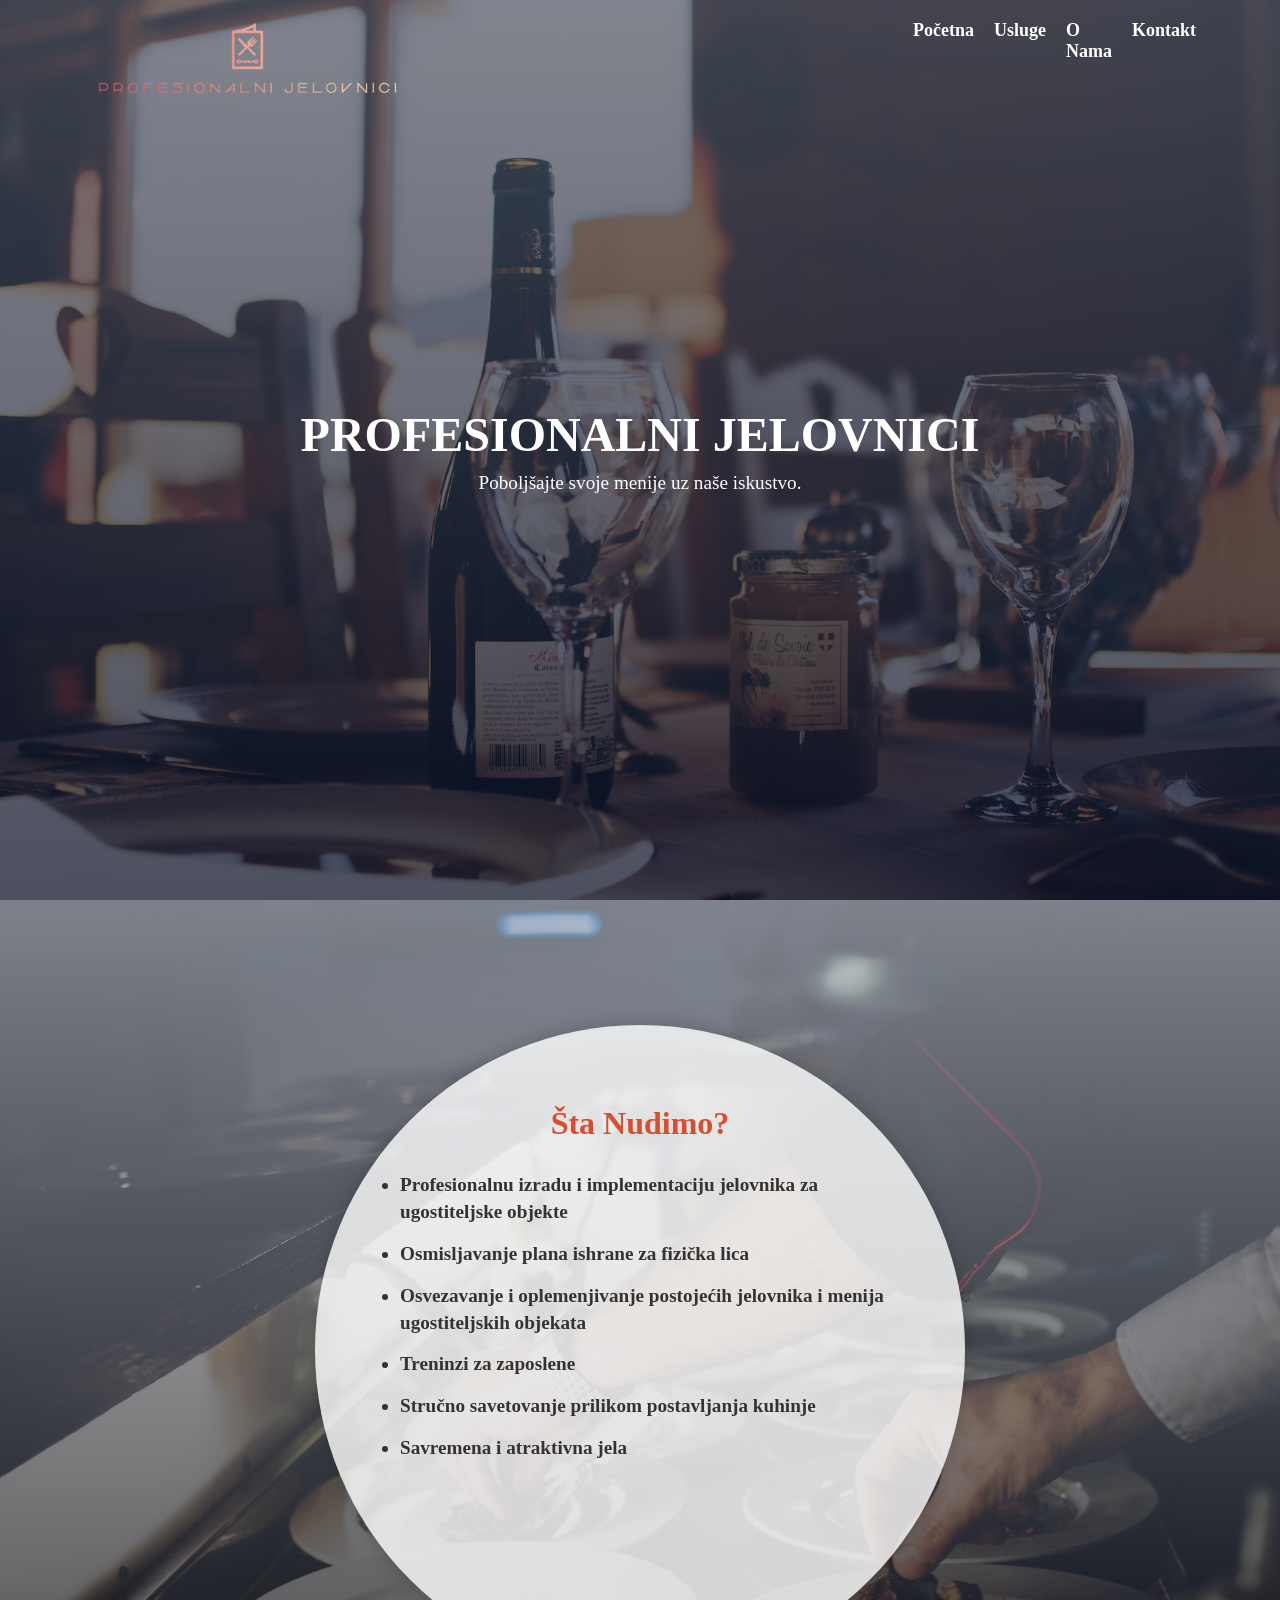
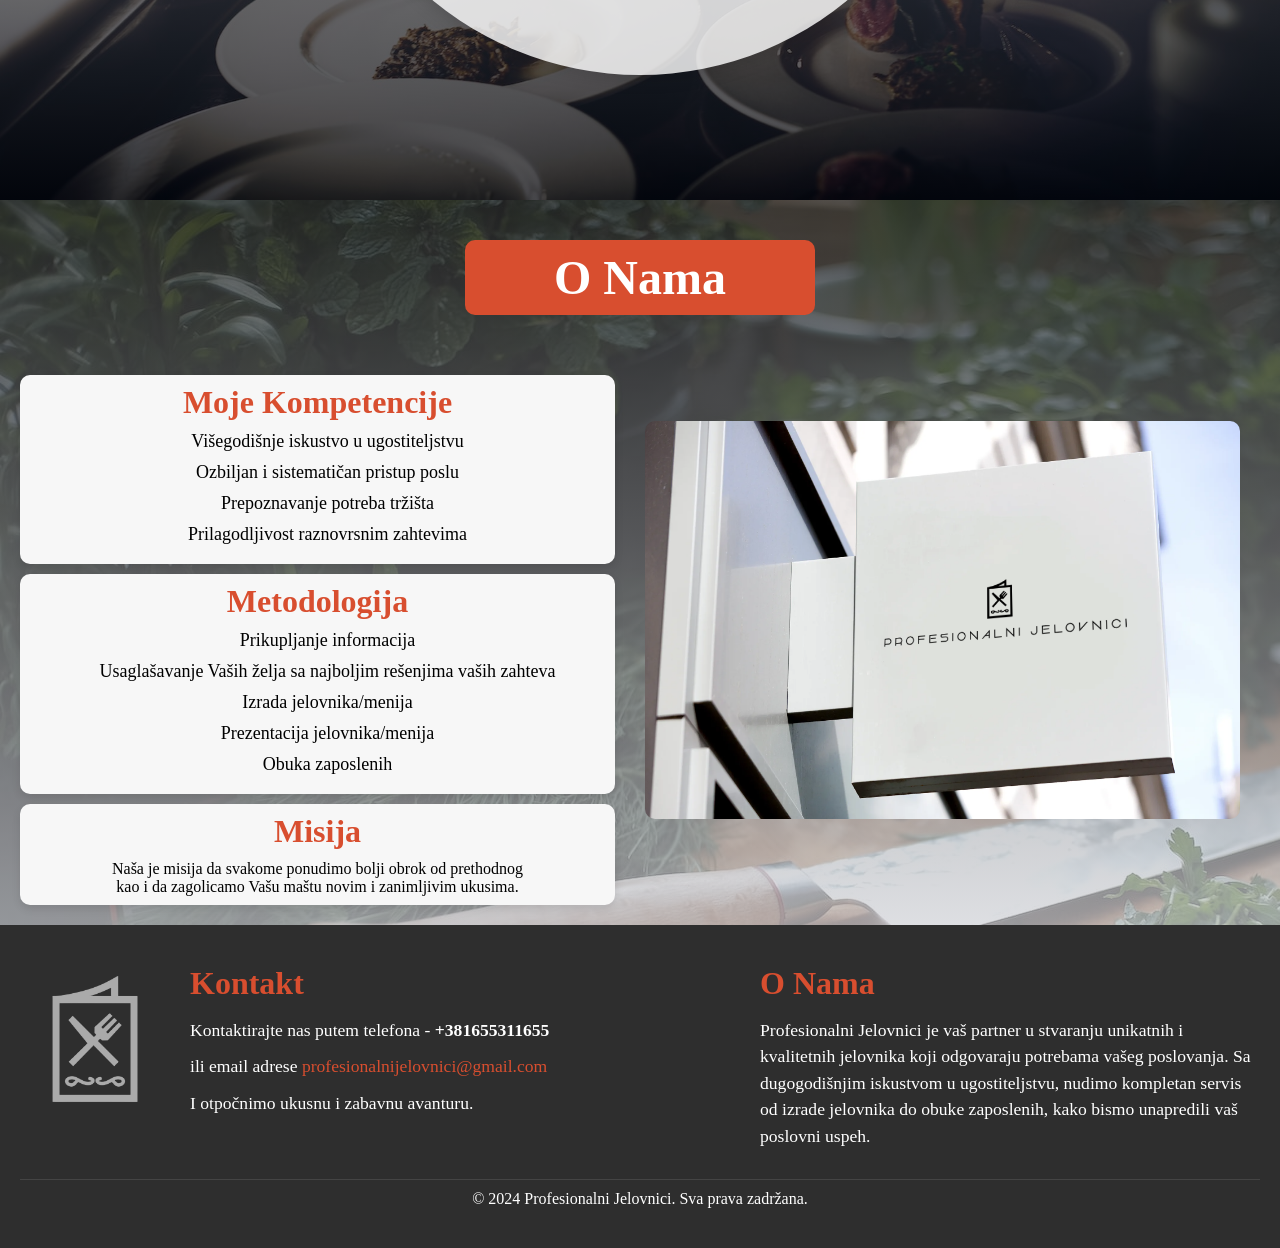
<file: index.html>
<!DOCTYPE html>
<html lang="sr">
<head>
    <meta charset="UTF-8">
    <meta http-equiv="X-UA-Compatible" content="IE=edge">
    <meta name="viewport" content="width=device-width, initial-scale=1.0">
    <title>Profesionalni Jelovnici</title>
    <link rel="stylesheet" href="styles.css">
</head>
<body>
    <header class="hero-section">
        <nav class="navbar">
            <div class="logo">
                <img src="slike/image-removebg-preview.png" alt="Logo"> 
            </div>
            <!-- Hamburger Menu Button -->
            <button class="menu-toggle" aria-label="Menu">
                <span></span>
                <span></span>
                <span></span>
            </button>
            <ul class="nav-links">
                <li><a href="index.html">Početna</a></li>
                <li><a href="usluge.html">Usluge</a></li>
                <li><a href="onama.html">O Nama</a></li>
                <li><a href="kontakt.html">Kontakt</a></li>
            </ul>
        </nav>
        <!-- Mobile Navigation -->
        <div class="mobile-nav">
            <ul class="nav-links">
                <li><a href="index.html">Početna</a></li>
                <li><a href="usluge.html">Usluge</a></li>
                <li><a href="onama.html">O Nama</a></li>
                <li><a href="kontakt.html">Kontakt</a></li>
            </ul>
        </div>
        <div class="overlay"></div>
        
        <div class="hero-content">
            <h1>PROFESIONALNI JELOVNICI</h1>
            <p>Poboljšajte svoje menije uz naše iskustvo.</p>
        </div>
    </header>

    <section class="service-display">
        <div class="circle-content">
            <p>Šta Nudimo?</p>
            <ul class="circle-list">
                <li>Profesionalnu izradu i implementaciju jelovnika za ugostiteljske objekte</li>
                <li>Osmisljavanje plana ishrane za fizička lica</li>
                <li>Osvezavanje i oplemenjivanje postojećih jelovnika i menija ugostiteljskih objekata</li>
                <li>Treninzi za zaposlene</li>
                <li>Stručno savetovanje prilikom postavljanja kuhinje</li>
                <li>Savremena i atraktivna jela</li>
            </ul>
        </div>
    </section>

    <section class="content-section">
        <div class="heading-box">
            <h1>O Nama</h1>
        </div>
        <div class="content-flex">
            <div class="cards-container">
                <div class="card">
                    <h3>Moje Kompetencije</h3>
                    <ul class="competencies-list">
                        <li>Višegodišnje iskustvo u ugostiteljstvu</li>
                        <li>Ozbiljan i sistematičan pristup poslu</li>
                        <li>Prepoznavanje potreba tržišta</li>
                        <li>Prilagodljivost raznovrsnim zahtevima</li>
                    </ul>
                </div>
                <div class="card">
                    <h3>Metodologija</h3>
                    <ol class="methodology-list">
                        <li>Prikupljanje informacija</li>
                        <li>Usaglašavanje Vaših želja sa najboljim rešenjima vaših zahteva</li>
                        <li>Izrada jelovnika/menija</li>
                        <li>Prezentacija jelovnika/menija</li>
                        <li>Obuka zaposlenih</li>
                    </ol>
                </div>
                <div class="card">
                    <h3>Misija</h3>
                    <p>Naša je misija da svakome ponudimo bolji obrok od prethodnog <br>kao i da zagolicamo Vašu maštu novim i zanimljivim ukusima.</p>
                </div>
            </div>
            <div class="image-container">
                <img src="slike/Screenshot_10.png" alt="Profesionalni Jelovnici">
            </div>
        </div>
    </section>

    <footer class="footer-section">
        <div class="footer-container">
            <div class="footer-left">
                <img src="slike/logo.png" alt="Logo" class="footer-logo">
                <div class="footer-contact">
                    <h2>Kontakt</h2>
                    <p>Kontaktirajte nas putem telefona - <strong>+381655311655</strong></p>
                    <p>ili email adrese <a href="mailto:profesionalnijelovnici@gmail.com">profesionalnijelovnici@gmail.com</a></p>
                    <p>I otpočnimo ukusnu i zabavnu avanturu.</p>
                </div>
            </div>
            <div class="footer-about">
                <h2>O Nama</h2>
                <p>Profesionalni Jelovnici je vaš partner u stvaranju unikatnih i kvalitetnih jelovnika koji odgovaraju potrebama vašeg poslovanja. Sa dugogodišnjim iskustvom u ugostiteljstvu, nudimo kompletan servis od izrade jelovnika do obuke zaposlenih, kako bismo unapredili vaš poslovni uspeh.</p>
            </div>
        </div>
        <div class="footer-bottom">
            <p>&copy; 2024 Profesionalni Jelovnici. Sva prava zadržana.</p>
        </div>
    </footer>
    <script src="script.js"></script>
    
</body>
</html>
</file>
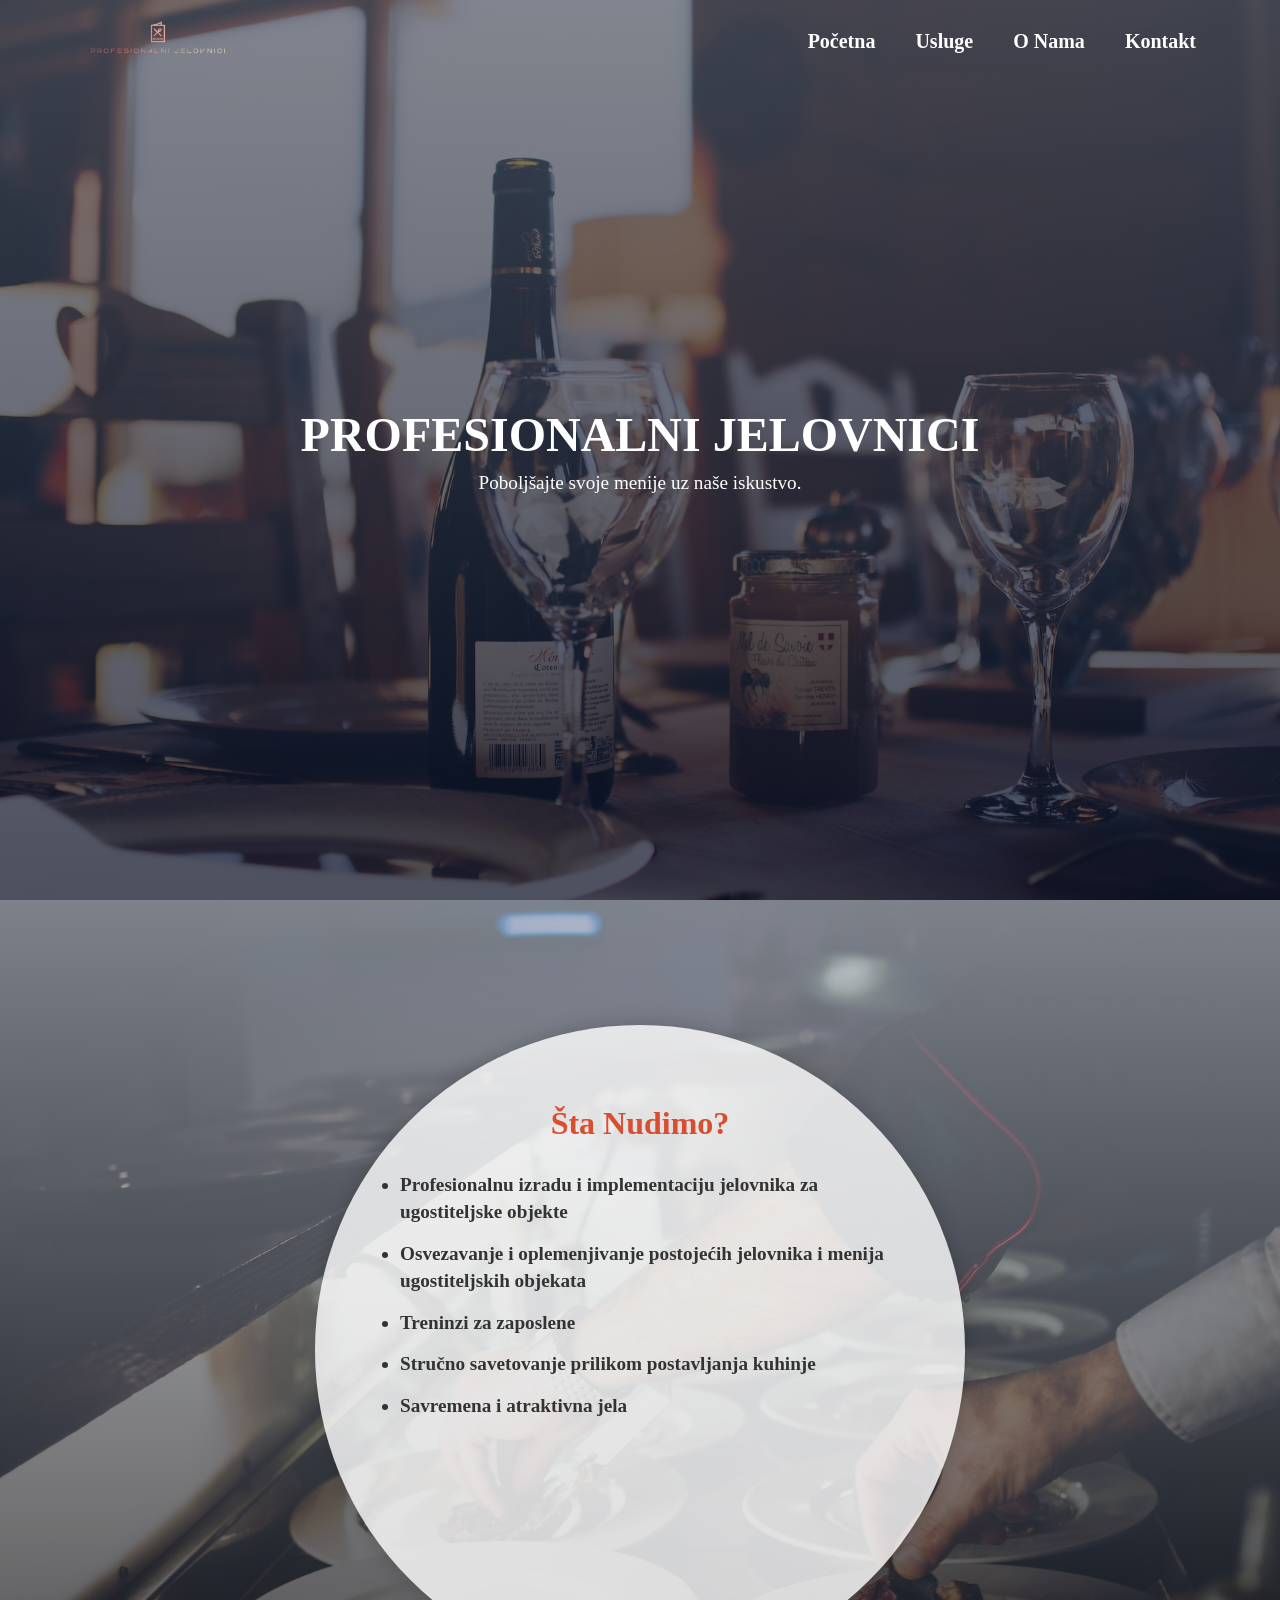
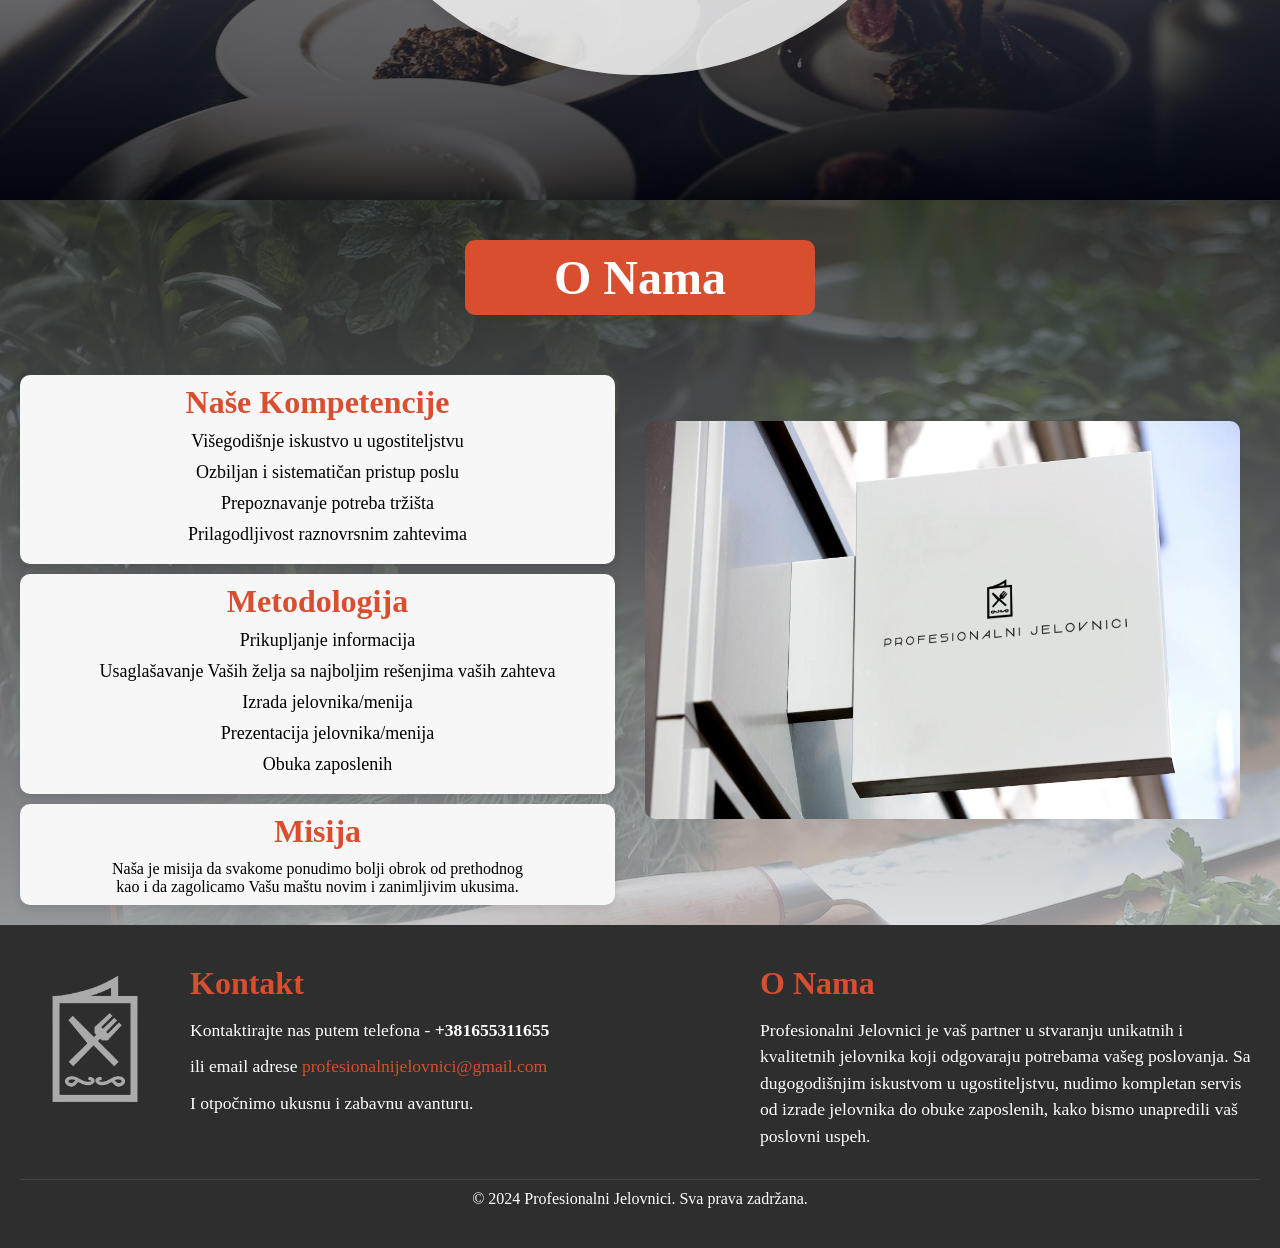
<file: profesionalni_jelovnici/src/main/resources/static/index.html>
<!DOCTYPE html>
<html lang="sr">
<head>
    <meta charset="UTF-8">
    <meta http-equiv="X-UA-Compatible" content="IE=edge">
    <meta name="viewport" content="width=device-width, initial-scale=1.0">
    <title>Profesionalni Jelovnici</title>
    <link rel="stylesheet" href="styles.css">
</head>
<body>
    <header class="hero-section">
        <nav class="navbar">
            <div class="logo">
                <img src="slike/image-removebg-preview.png" alt="Logo"> 
            </div>
            <!-- Hamburger Menu Button -->
            <button class="menu-toggle" aria-label="Menu">
                <span></span>
                <span></span>
                <span></span>
            </button>
            <ul class="nav-links">
                <li><a href="index.html">Početna</a></li>
                <li><a href="usluge.html">Usluge</a></li>
                <li><a href="onama.html">O Nama</a></li>
                <li><a href="kontakt.html">Kontakt</a></li>
            </ul>
        </nav>
        <!-- Mobile Navigation -->
        <div class="mobile-nav">
            <ul class="nav-links">
                <li><a href="index.html">Početna</a></li>
                <li><a href="usluge.html">Usluge</a></li>
                <li><a href="onama.html">O Nama</a></li>
                <li><a href="kontakt.html">Kontakt</a></li>
            </ul>
        </div>
        <div class="overlay"></div>
        
        <div class="hero-content">
            <h1>PROFESIONALNI JELOVNICI</h1>
            <p>Poboljšajte svoje menije uz naše iskustvo.</p>
        </div>
    </header>

    <section class="service-display">
        <div class="circle-content">
            <p>Šta Nudimo?</p>
            <ul class="circle-list">
                <li>Profesionalnu izradu i implementaciju jelovnika za ugostiteljske objekte</li>
                <li>Osvezavanje i oplemenjivanje postojećih jelovnika i menija ugostiteljskih objekata</li>
                <li>Treninzi za zaposlene</li>
                <li>Stručno savetovanje prilikom postavljanja kuhinje</li>
                <li>Savremena i atraktivna jela</li>
            </ul>
        </div>
    </section>

    <section class="content-section">
        <div class="heading-box">
            <h1>O Nama</h1>
        </div>
        <div class="content-flex">
            <div class="cards-container">
                <div class="card">
                    <h3>Naše Kompetencije</h3>
                    <ul class="competencies-list">
                        <li>Višegodišnje iskustvo u ugostiteljstvu</li>
                        <li>Ozbiljan i sistematičan pristup poslu</li>
                        <li>Prepoznavanje potreba tržišta</li>
                        <li>Prilagodljivost raznovrsnim zahtevima</li>
                    </ul>
                </div>
                <div class="card">
                    <h3>Metodologija</h3>
                    <ol class="methodology-list">
                        <li>Prikupljanje informacija</li>
                        <li>Usaglašavanje Vaših želja sa najboljim rešenjima vaših zahteva</li>
                        <li>Izrada jelovnika/menija</li>
                        <li>Prezentacija jelovnika/menija</li>
                        <li>Obuka zaposlenih</li>
                    </ol>
                </div>
                <div class="card">
                    <h3>Misija</h3>
                    <p>Naša je misija da svakome ponudimo bolji obrok od prethodnog <br>kao i da zagolicamo Vašu maštu novim i zanimljivim ukusima.</p>
                </div>
            </div>
            <div class="image-container">
                <img src="slike/Screenshot_10.png" alt="Profesionalni Jelovnici">
            </div>
        </div>
    </section>

    <footer class="footer-section">
        <div class="footer-container">
            <div class="footer-left">
                <img src="slike/logo.png" alt="Logo" class="footer-logo">
                <div class="footer-contact">
                    <h2>Kontakt</h2>
                    <p>Kontaktirajte nas putem telefona - <strong>+381655311655</strong></p>
                    <p>ili email adrese <a href="mailto:profesionalnijelovnici@gmail.com">profesionalnijelovnici@gmail.com</a></p>
                    <p>I otpočnimo ukusnu i zabavnu avanturu.</p>
                </div>
            </div>
            <div class="footer-about">
                <h2>O Nama</h2>
                <p>Profesionalni Jelovnici je vaš partner u stvaranju unikatnih i kvalitetnih jelovnika koji odgovaraju potrebama vašeg poslovanja. Sa dugogodišnjim iskustvom u ugostiteljstvu, nudimo kompletan servis od izrade jelovnika do obuke zaposlenih, kako bismo unapredili vaš poslovni uspeh.</p>
            </div>
        </div>
        <div class="footer-bottom">
            <p>&copy; 2024 Profesionalni Jelovnici. Sva prava zadržana.</p>
        </div>
    </footer>
    <script src="script.js"></script>
    
</body>
</html>
</file>
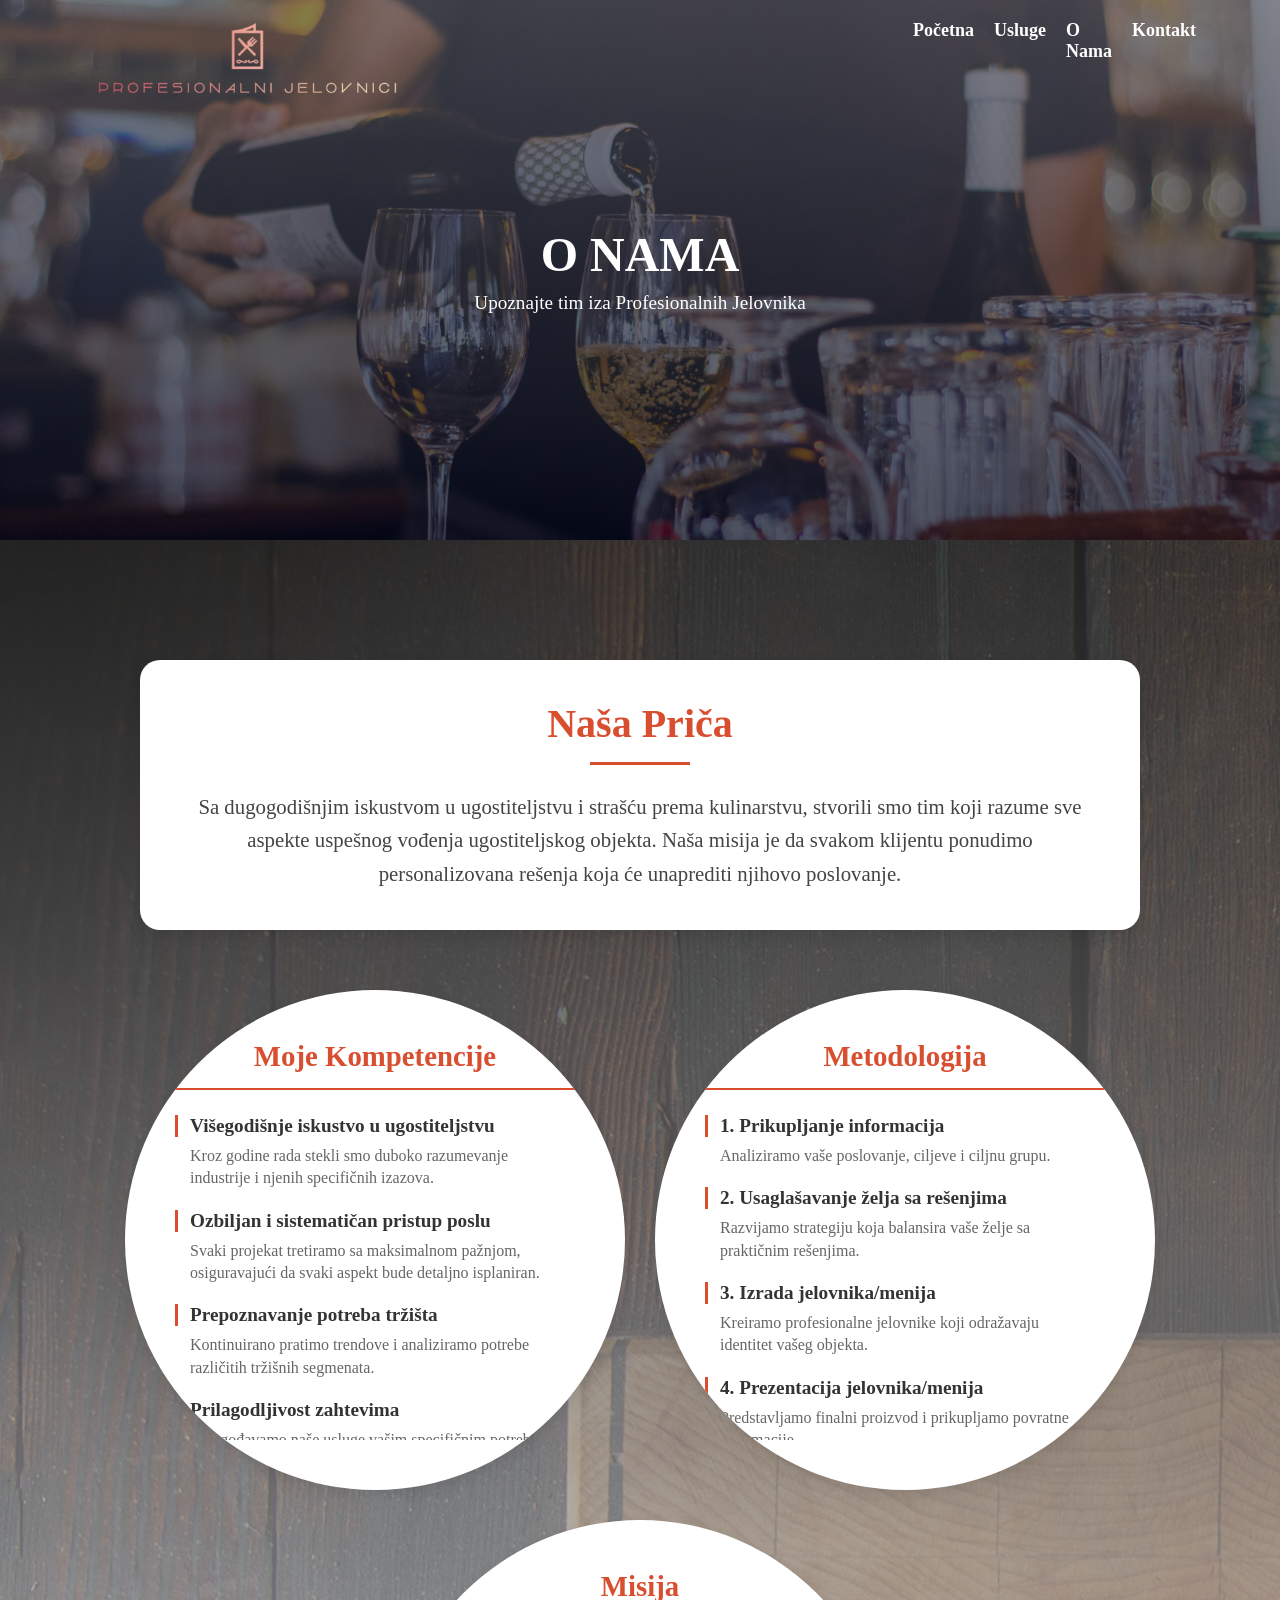
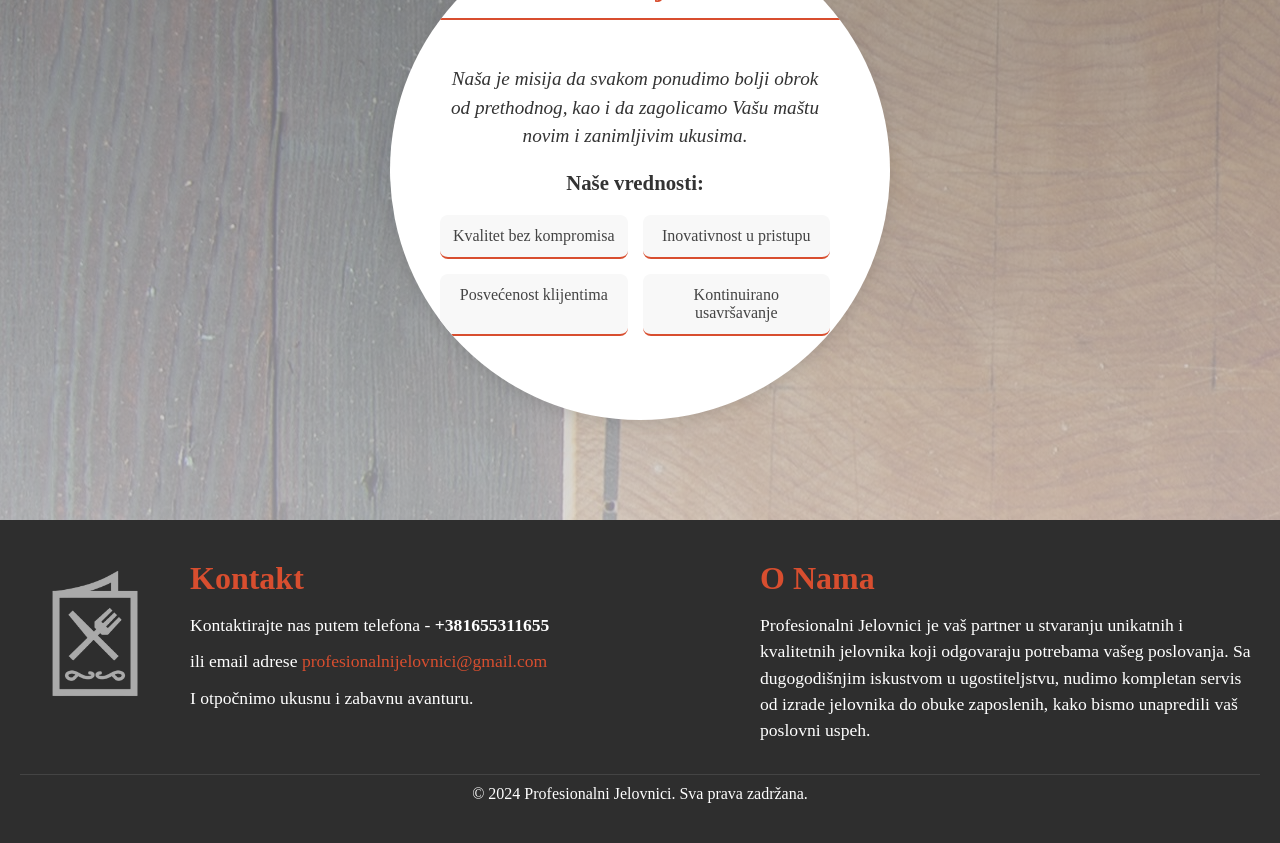
<file: onama.html>
<!DOCTYPE html>
<html lang="sr">
<head>
    <meta charset="UTF-8">
    <meta http-equiv="X-UA-Compatible" content="IE=edge">
    <meta name="viewport" content="width=device-width, initial-scale=1.0">
    <title>O Nama - Profesionalni Jelovnici</title>
    <link rel="stylesheet" href="styles.css">
</head>
<body>
    <header class="hero-section about-hero">
        <nav class="navbar">
            <div class="logo">
                <img src="slike/image-removebg-preview.png" alt="Logo">
            </div>
            <!-- Hamburger Menu Button -->
            <button class="menu-toggle" aria-label="Menu">
                <span></span>
                <span></span>
                <span></span>
            </button>
            <ul class="nav-links">
                <li><a href="index.html">Početna</a></li>
                <li><a href="usluge.html">Usluge</a></li>
                <li><a href="onama.html">O Nama</a></li>
                <li><a href="kontakt.html">Kontakt</a></li>
            </ul>
        </nav>
        <!-- Mobile Navigation -->
        <div class="mobile-nav">
            <ul class="nav-links">
                <li><a href="index.html">Početna</a></li>
                <li><a href="usluge.html">Usluge</a></li>
                <li><a href="onama.html">O Nama</a></li>
                <li><a href="kontakt.html">Kontakt</a></li>
            </ul>
        </div>
        <div class="overlay"></div>
        
        <div class="hero-content">
            <h1>O NAMA</h1>
            <p>Upoznajte tim iza Profesionalnih Jelovnika</p>
        </div>
    </header>

    <section class="about-section">
        <div class="about-container">
            <div class="about-intro">
                <h2>Naša Priča</h2>
                <p>Sa dugogodišnjim iskustvom u ugostiteljstvu i strašću prema kulinarstvu, stvorili smo tim koji razume sve aspekte uspešnog vođenja ugostiteljskog objekta. Naša misija je da svakom klijentu ponudimo personalizovana rešenja koja će unaprediti njihovo poslovanje.</p>
            </div>
        
            <div class="about-cards-container">
                <div class="about-card">
                    <h3>Moje Kompetencije</h3>
                    <div class="card-content">
                        <div class="competency">
                            <h4>Višegodišnje iskustvo u ugostiteljstvu</h4>
                            <p>Kroz godine rada stekli smo duboko razumevanje industrije i njenih specifičnih izazova.</p>
                        </div>
                        <div class="competency">
                            <h4>Ozbiljan i sistematičan pristup poslu</h4>
                            <p>Svaki projekat tretiramo sa maksimalnom pažnjom, osiguravajući da svaki aspekt bude detaljno isplaniran.</p>
                        </div>
                        <div class="competency">
                            <h4>Prepoznavanje potreba tržišta</h4>
                            <p>Kontinuirano pratimo trendove i analiziramo potrebe različitih tržišnih segmenata.</p>
                        </div>
                        <div class="competency">
                            <h4>Prilagodljivost zahtevima</h4>
                            <p>Prilagođavamo naše usluge vašim specifičnim potrebama i ciljevima.</p>
                        </div>
                    </div>
                </div>
        
                <div class="about-card">
                    <h3>Metodologija</h3>
                    <div class="card-content">
                        <div class="methodology-step">
                            <h4>1. Prikupljanje informacija</h4>
                            <p>Analiziramo vaše poslovanje, ciljeve i ciljnu grupu.</p>
                        </div>
                        <div class="methodology-step">
                            <h4>2. Usaglašavanje želja sa rešenjima</h4>
                            <p>Razvijamo strategiju koja balansira vaše želje sa praktičnim rešenjima.</p>
                        </div>
                        <div class="methodology-step">
                            <h4>3. Izrada jelovnika/menija</h4>
                            <p>Kreiramo profesionalne jelovnike koji odražavaju identitet vašeg objekta.</p>
                        </div>
                        <div class="methodology-step">
                            <h4>4. Prezentacija jelovnika/menija</h4>
                            <p>Predstavljamo finalni proizvod i prikupljamo povratne informacije.</p>
                        </div>
                        <div class="methodology-step">
                            <h4>5. Obuka zaposlenih</h4>
                            <p>Osposobljavamo vaše osoblje za implementaciju novih jelovnika.</p>
                        </div>
                    </div>
                </div>
        
                <div class="about-card mission-card">
                    <h3>Misija</h3>
                    <div class="card-content">
                        <p class="mission-statement">Naša je misija da svakom ponudimo bolji obrok od prethodnog, kao i da zagolicamo Vašu maštu novim i zanimljivim ukusima.</p>
                        <div class="mission-details">
                            <h4>Naše vrednosti:</h4>
                            <ul>
                                <li>Kvalitet bez kompromisa</li>
                                <li>Inovativnost u pristupu</li>
                                <li>Posvećenost klijentima</li>
                                <li>Kontinuirano usavršavanje</li>
                            </ul>
                        </div>
                    </div>
                </div>
            </div>
        </div>
    </section>

    <footer class="footer-section">
        <div class="footer-container">
            <div class="footer-left">
                <img src="slike/logo.png" alt="Logo" class="footer-logo">
                <div class="footer-contact">
                    <h2>Kontakt</h2>
                    <p>Kontaktirajte nas putem telefona - <strong>+381655311655</strong></p>
                    <p>ili email adrese <a href="mailto:profesionalnijelovnici@gmail.com">profesionalnijelovnici@gmail.com</a></p>
                    <p>I otpočnimo ukusnu i zabavnu avanturu.</p>
                </div>
            </div>
            <div class="footer-about">
                <h2>O Nama</h2>
                <p>Profesionalni Jelovnici je vaš partner u stvaranju unikatnih i kvalitetnih jelovnika koji odgovaraju potrebama vašeg poslovanja. Sa dugogodišnjim iskustvom u ugostiteljstvu, nudimo kompletan servis od izrade jelovnika do obuke zaposlenih, kako bismo unapredili vaš poslovni uspeh.</p>
            </div>
        </div>
        <div class="footer-bottom">
            <p>&copy; 2024 Profesionalni Jelovnici. Sva prava zadržana.</p>
        </div>
    </footer>

    <script src="script.js"></script>
</body>
</html>
</file>
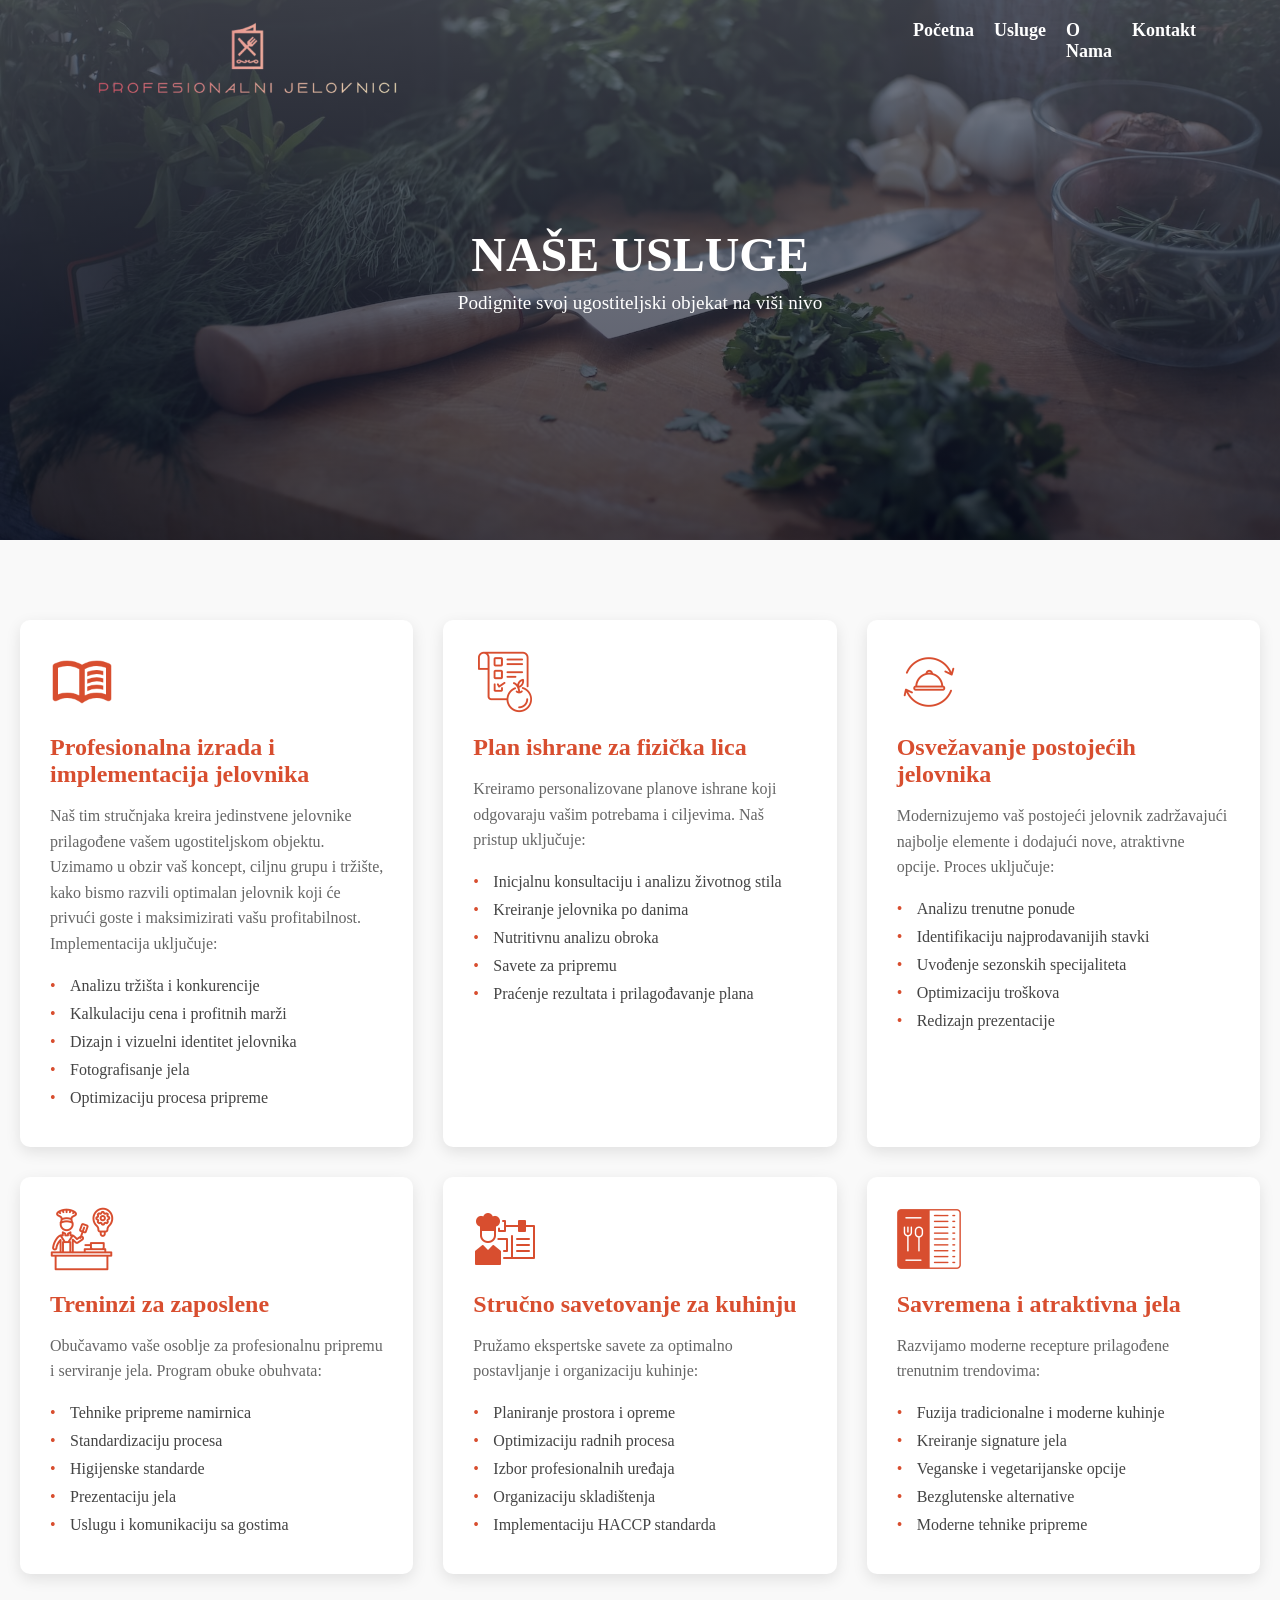
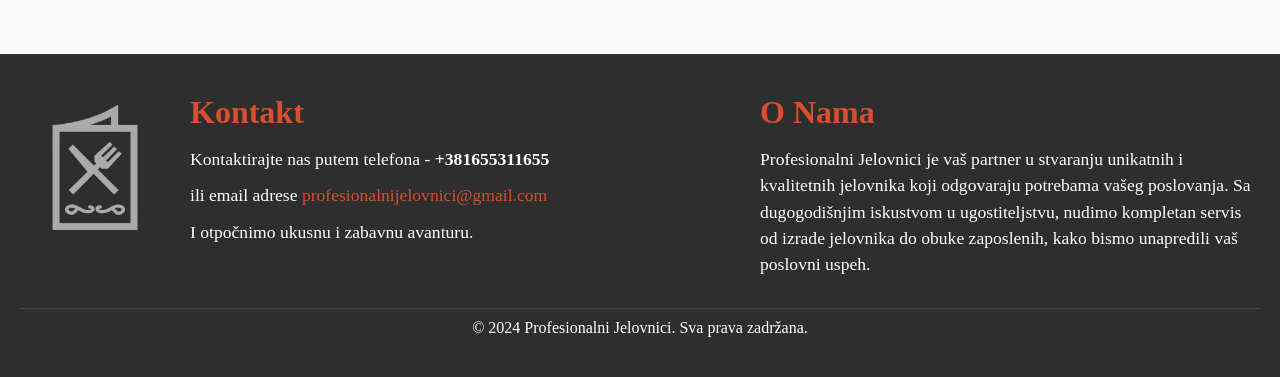
<file: usluge.html>
<!DOCTYPE html>
<html lang="sr">
<head>
    <meta charset="UTF-8">
    <meta http-equiv="X-UA-Compatible" content="IE=edge">
    <meta name="viewport" content="width=device-width, initial-scale=1.0">
    <title>Usluge - Profesionalni Jelovnici</title>
    <link rel="stylesheet" href="styles.css">
</head>
<body>
    <header class="hero-section service-hero">
        <nav class="navbar">
            <div class="logo">
                <img src="slike/image-removebg-preview.png" alt="Logo">
            </div>
            <!-- Hamburger Menu Button -->
            <button class="menu-toggle" aria-label="Menu">
                <span></span>
                <span></span>
                <span></span>
            </button>
            <ul class="nav-links">
                <li><a href="index.html">Početna</a></li>
                <li><a href="usluge.html">Usluge</a></li>
                <li><a href="onama.html">O Nama</a></li>
                <li><a href="kontakt.html">Kontakt</a></li>
            </ul>
        </nav>
        <!-- Mobile Navigation -->
        <div class="mobile-nav">
            <ul class="nav-links">
                <li><a href="index.html">Početna</a></li>
                <li><a href="usluge.html">Usluge</a></li>
                <li><a href="onama.html">O Nama</a></li>
                <li><a href="kontakt.html">Kontakt</a></li>
            </ul>
        </div>
        <div class="overlay"></div>
        <div class="hero-content">
            <h1>NAŠE USLUGE</h1>
            <p>Podignite svoj ugostiteljski objekat na viši nivo</p>
        </div>
    </header>

    <section class="services-section">
        <div class="services-container">
            <div class="service-card">
                <div class="service-icon">
                    <img src="icons/jelovnik.png" alt="Jelovnik ikona">
                </div>
                <h3>Profesionalna izrada i implementacija jelovnika</h3>
                <p>Naš tim stručnjaka kreira jedinstvene jelovnike prilagođene vašem ugostiteljskom objektu. Uzimamo u obzir vaš koncept, ciljnu grupu i tržište, kako bismo razvili optimalan jelovnik koji će privući goste i maksimizirati vašu profitabilnost. Implementacija uključuje:
                </p>
                <ul>
                    <li>Analizu tržišta i konkurencije</li>
                    <li>Kalkulaciju cena i profitnih marži</li>
                    <li>Dizajn i vizuelni identitet jelovnika</li>
                    <li>Fotografisanje jela</li>
                    <li>Optimizaciju procesa pripreme</li>
                </ul>
            </div>

            <div class="service-card">
                <div class="service-icon">
                    <img src="icons/plan_ishrane.png" alt="Plan ishrane ikona">
                </div>
                <h3>Plan ishrane za fizička lica</h3>
                <p>Kreiramo personalizovane planove ishrane koji odgovaraju vašim potrebama i ciljevima. Naš pristup uključuje:</p>
                <ul>
                    <li>Inicjalnu konsultaciju i analizu životnog stila</li>
                    <li>Kreiranje jelovnika po danima</li>
                    <li>Nutritivnu analizu obroka</li>
                    <li>Savete za pripremu</li>
                    <li>Praćenje rezultata i prilagođavanje plana</li>
                </ul>
            </div>

            <div class="service-card">
                <div class="service-icon">
                    <img src="icons/refresh.png" alt="Osvežavanje ikona">
                </div>
                <h3>Osvežavanje postojećih jelovnika</h3>
                <p>Modernizujemo vaš postojeći jelovnik zadržavajući najbolje elemente i dodajući nove, atraktivne opcije. Proces uključuje:</p>
                <ul>
                    <li>Analizu trenutne ponude</li>
                    <li>Identifikaciju najprodavanijih stavki</li>
                    <li>Uvođenje sezonskih specijaliteta</li>
                    <li>Optimizaciju troškova</li>
                    <li>Redizajn prezentacije</li>
                </ul>
            </div>

            <div class="service-card">
                <div class="service-icon">
                    <img src="icons/train.png" alt="Trening ikona">
                </div>
                <h3>Treninzi za zaposlene</h3>
                <p>Obučavamo vaše osoblje za profesionalnu pripremu i serviranje jela. Program obuke obuhvata:</p>
                <ul>
                    <li>Tehnike pripreme namirnica</li>
                    <li>Standardizaciju procesa</li>
                    <li>Higijenske standarde</li>
                    <li>Prezentaciju jela</li>
                    <li>Uslugu i komunikaciju sa gostima</li>
                </ul>
            </div>

            <div class="service-card">
                <div class="service-icon">
                    <img src="icons/service.png" alt="Savetovanje ikona">
                </div>
                <h3>Stručno savetovanje za kuhinju</h3>
                <p>Pružamo ekspertske savete za optimalno postavljanje i organizaciju kuhinje:</p>
                <ul>
                    <li>Planiranje prostora i opreme</li>
                    <li>Optimizaciju radnih procesa</li>
                    <li>Izbor profesionalnih uređaja</li>
                    <li>Organizaciju skladištenja</li>
                    <li>Implementaciju HACCP standarda</li>
                </ul>
            </div>

            <div class="service-card">
                <div class="service-icon">
                    <img src="icons/modern.png" alt="Moderna jela ikona">
                </div>
                <h3>Savremena i atraktivna jela</h3>
                <p>Razvijamo moderne recepture prilagođene trenutnim trendovima:</p>
                <ul>
                    <li>Fuzija tradicionalne i moderne kuhinje</li>
                    <li>Kreiranje signature jela</li>
                    <li>Veganske i vegetarijanske opcije</li>
                    <li>Bezglutenske alternative</li>
                    <li>Moderne tehnike pripreme</li>
                </ul>
            </div>
        </div>
    </section>

    <footer class="footer-section">
        <div class="footer-container">
            <div class="footer-left">
                <img src="slike/logo.png" alt="Logo" class="footer-logo">
                <div class="footer-contact">
                    <h2>Kontakt</h2>
                    <p>Kontaktirajte nas putem telefona - <strong>+381655311655</strong></p>
                    <p>ili email adrese <a href="mailto:profesionalnijelovnici@gmail.com">profesionalnijelovnici@gmail.com</a></p>
                    <p>I otpočnimo ukusnu i zabavnu avanturu.</p>
                </div>
            </div>
            <div class="footer-about">
                <h2>O Nama</h2>
                <p>Profesionalni Jelovnici je vaš partner u stvaranju unikatnih i kvalitetnih jelovnika koji odgovaraju potrebama vašeg poslovanja. Sa dugogodišnjim iskustvom u ugostiteljstvu, nudimo kompletan servis od izrade jelovnika do obuke zaposlenih, kako bismo unapredili vaš poslovni uspeh.</p>
            </div>
        </div>
        <div class="footer-bottom">
            <p>&copy; 2024 Profesionalni Jelovnici. Sva prava zadržana.</p>
        </div>
    </footer>

    <script src="script.js"></script>

</body>
</html>
</file>
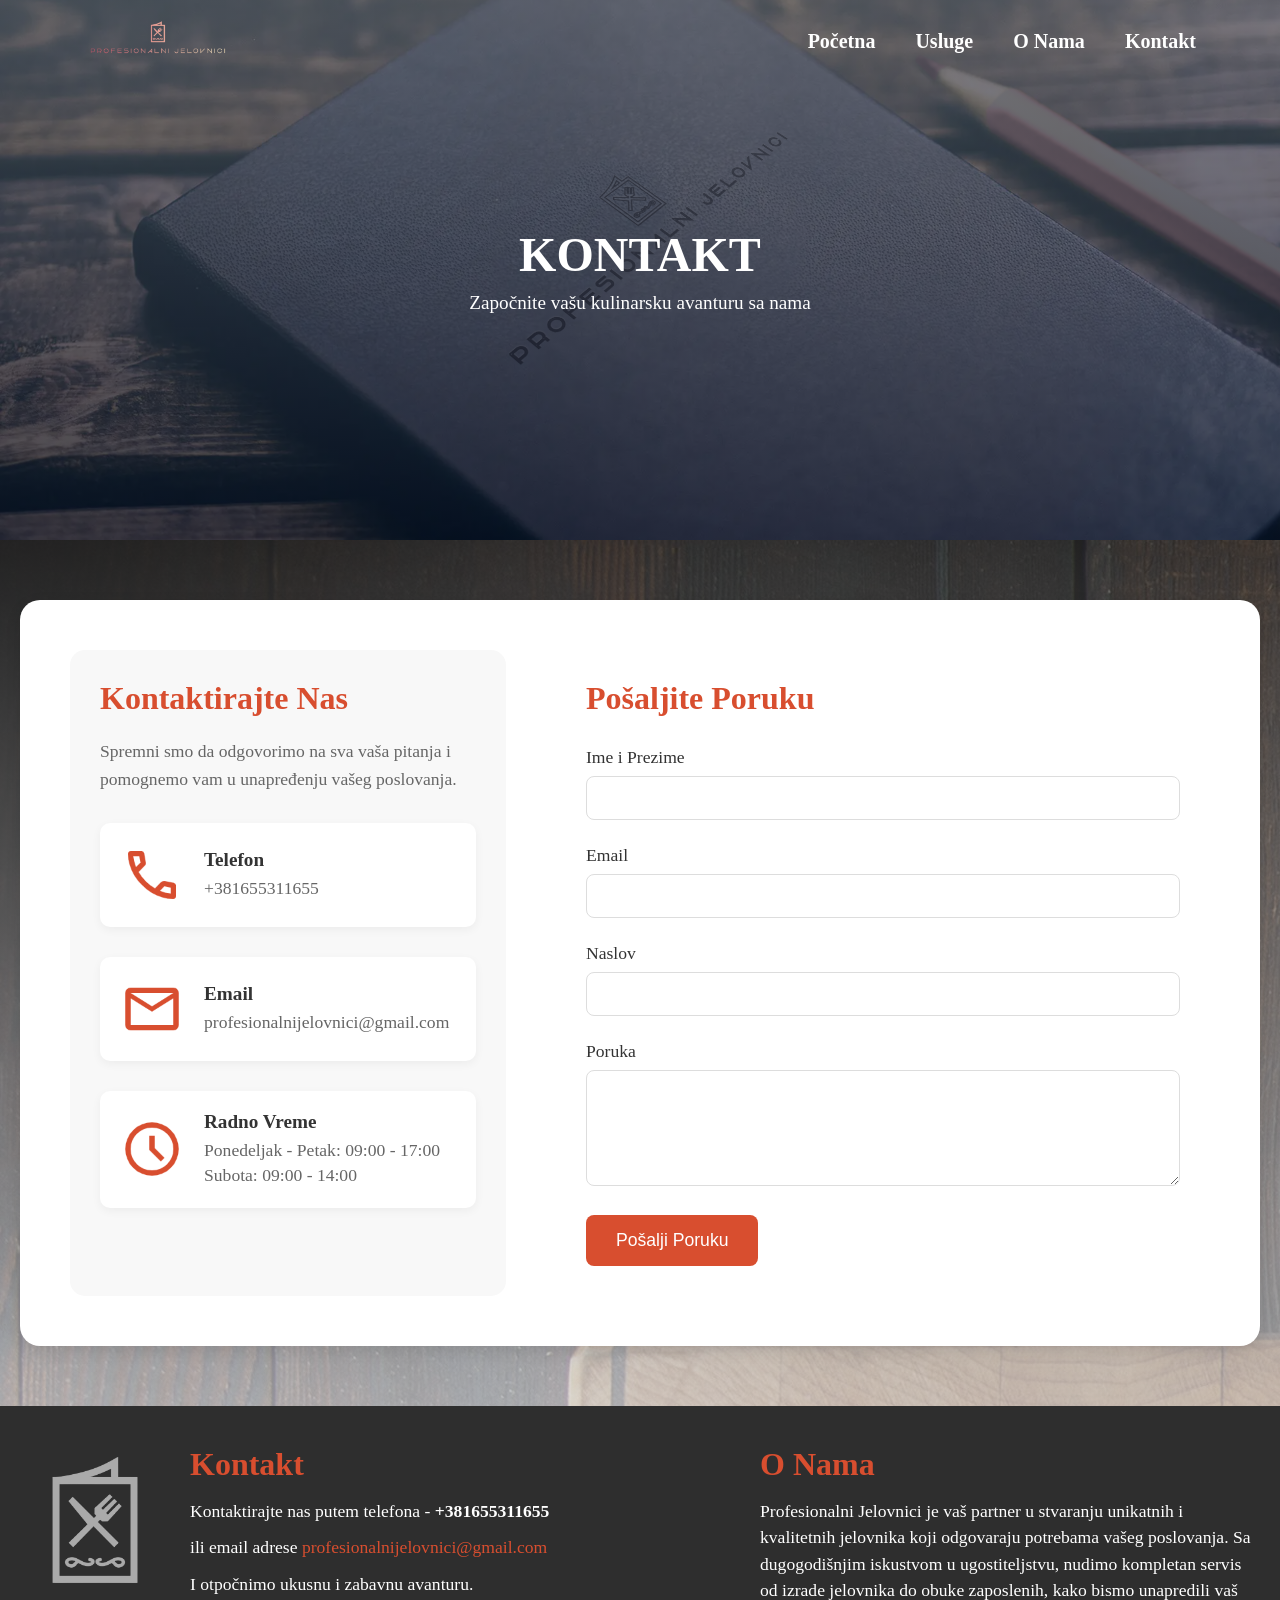
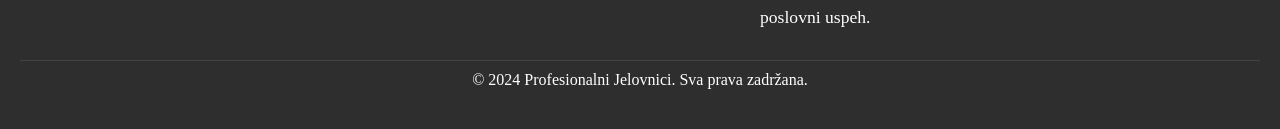
<file: profesionalni_jelovnici/src/main/resources/static/kontakt.html>
<!DOCTYPE html>
<html lang="sr">
<head>
    <meta charset="UTF-8">
    <meta http-equiv="X-UA-Compatible" content="IE=edge">
    <meta name="viewport" content="width=device-width, initial-scale=1.0">
    <title>Kontakt - Profesionalni Jelovnici</title>
    <link rel="stylesheet" href="styles.css">
</head>
<body>
    <header class="hero-section contact-hero">
        <nav class="navbar">
            <div class="logo">
                <img src="slike/image-removebg-preview.png" alt="Logo">
            </div>
            <!-- Hamburger Menu Button -->
            <button class="menu-toggle" aria-label="Menu">
                <span></span>
                <span></span>
                <span></span>
            </button>
            <ul class="nav-links">
                <li><a href="index.html">Početna</a></li>
                <li><a href="usluge.html">Usluge</a></li>
                <li><a href="onama.html">O Nama</a></li>
                <li><a href="kontakt.html">Kontakt</a></li>
            </ul>
        </nav>
        <!-- Mobile Navigation -->
        <div class="mobile-nav">
            <ul class="nav-links">
                <li><a href="index.html">Početna</a></li>
                <li><a href="usluge.html">Usluge</a></li>
                <li><a href="onama.html">O Nama</a></li>
                <li><a href="kontakt.html">Kontakt</a></li>
            </ul>
        </div>
        <div class="overlay"></div>
        <div class="hero-content">
            <h1>KONTAKT</h1>
            <p>Započnite vašu kulinarsku avanturu sa nama</p>
        </div>
    </header>

    <section class="contact-section">
        <div class="contact-container">
            <div class="contact-info">
                <h2>Kontaktirajte Nas</h2>
                <p>Spremni smo da odgovorimo na sva vaša pitanja i pomognemo vam u unapređenju vašeg poslovanja.</p>
                
                <div class="info-item">
                    <div class="info-icon">
                        <img src="icons/phone.png" alt="Telefon ikona">
                    </div>
                    <div class="info-content">
                        <h3>Telefon</h3>
                        <p>+381655311655</p>
                    </div>
                </div>
                
                <div class="info-item">
                    <div class="info-icon">
                        <img src="icons/email.png" alt="Email ikona">
                    </div>
                    <div class="info-content">
                        <h3>Email</h3>
                        <p>profesionalnijelovnici@gmail.com</p>
                    </div>
                </div>
                
                <div class="info-item">
                    <div class="info-icon">
                        <img src="icons/clock.png" alt="Radno vreme ikona">
                    </div>
                    <div class="info-content">
                        <h3>Radno Vreme</h3>
                        <p>Ponedeljak - Petak: 09:00 - 17:00</p>
                        <p>Subota: 09:00 - 14:00</p>
                    </div>
                </div>
            </div>

            <div class="contact-form">
                <h2>Pošaljite Poruku</h2>
                <form id="contactForm">
                    <div class="form-group">
                        <label for="name">Ime i Prezime</label>
                        <input type="text" id="name" name="name" required>
                    </div>

                    <div class="form-group">
                        <label for="email">Email</label>
                        <input type="email" id="email" name="email" required>
                    </div>

                    <!-- <div class="form-group">
                        <label for="phone">Telefon</label>
                        <input type="tel" id="phone" name="phone">
                    </div> -->

                    <div class="form-group">
                        <label for="subject">Naslov</label>
                        <input type="text" id="subject" name="subject" required>
                    </div>

                    <div class="form-group">
                        <label for="message">Poruka</label>
                        <textarea id="message" name="message" rows="5" required></textarea>
                    </div>

                    <button type="submit" class="submit-btn">Pošalji Poruku</button>
                </form>
            </div>
        </div>
    </section>

    <footer class="footer-section">
        <div class="footer-container">
            <div class="footer-left">
                <img src="slike/logo.png" alt="Logo" class="footer-logo">
                <div class="footer-contact">
                    <h2>Kontakt</h2>
                    <p>Kontaktirajte nas putem telefona - <strong>+381655311655</strong></p>
                    <p>ili email adrese <a href="mailto:profesionalnijelovnici@gmail.com">profesionalnijelovnici@gmail.com</a></p>
                    <p>I otpočnimo ukusnu i zabavnu avanturu.</p>
                </div>
            </div>
            <div class="footer-about">
                <h2>O Nama</h2>
                <p>Profesionalni Jelovnici je vaš partner u stvaranju unikatnih i kvalitetnih jelovnika koji odgovaraju potrebama vašeg poslovanja. Sa dugogodišnjim iskustvom u ugostiteljstvu, nudimo kompletan servis od izrade jelovnika do obuke zaposlenih, kako bismo unapredili vaš poslovni uspeh.</p>
            </div>
        </div>
        <div class="footer-bottom">
            <p>&copy; 2024 Profesionalni Jelovnici. Sva prava zadržana.</p>
        </div>
    </footer>

    <script src="script.js">
    </script>
</body>
</html>
</file>
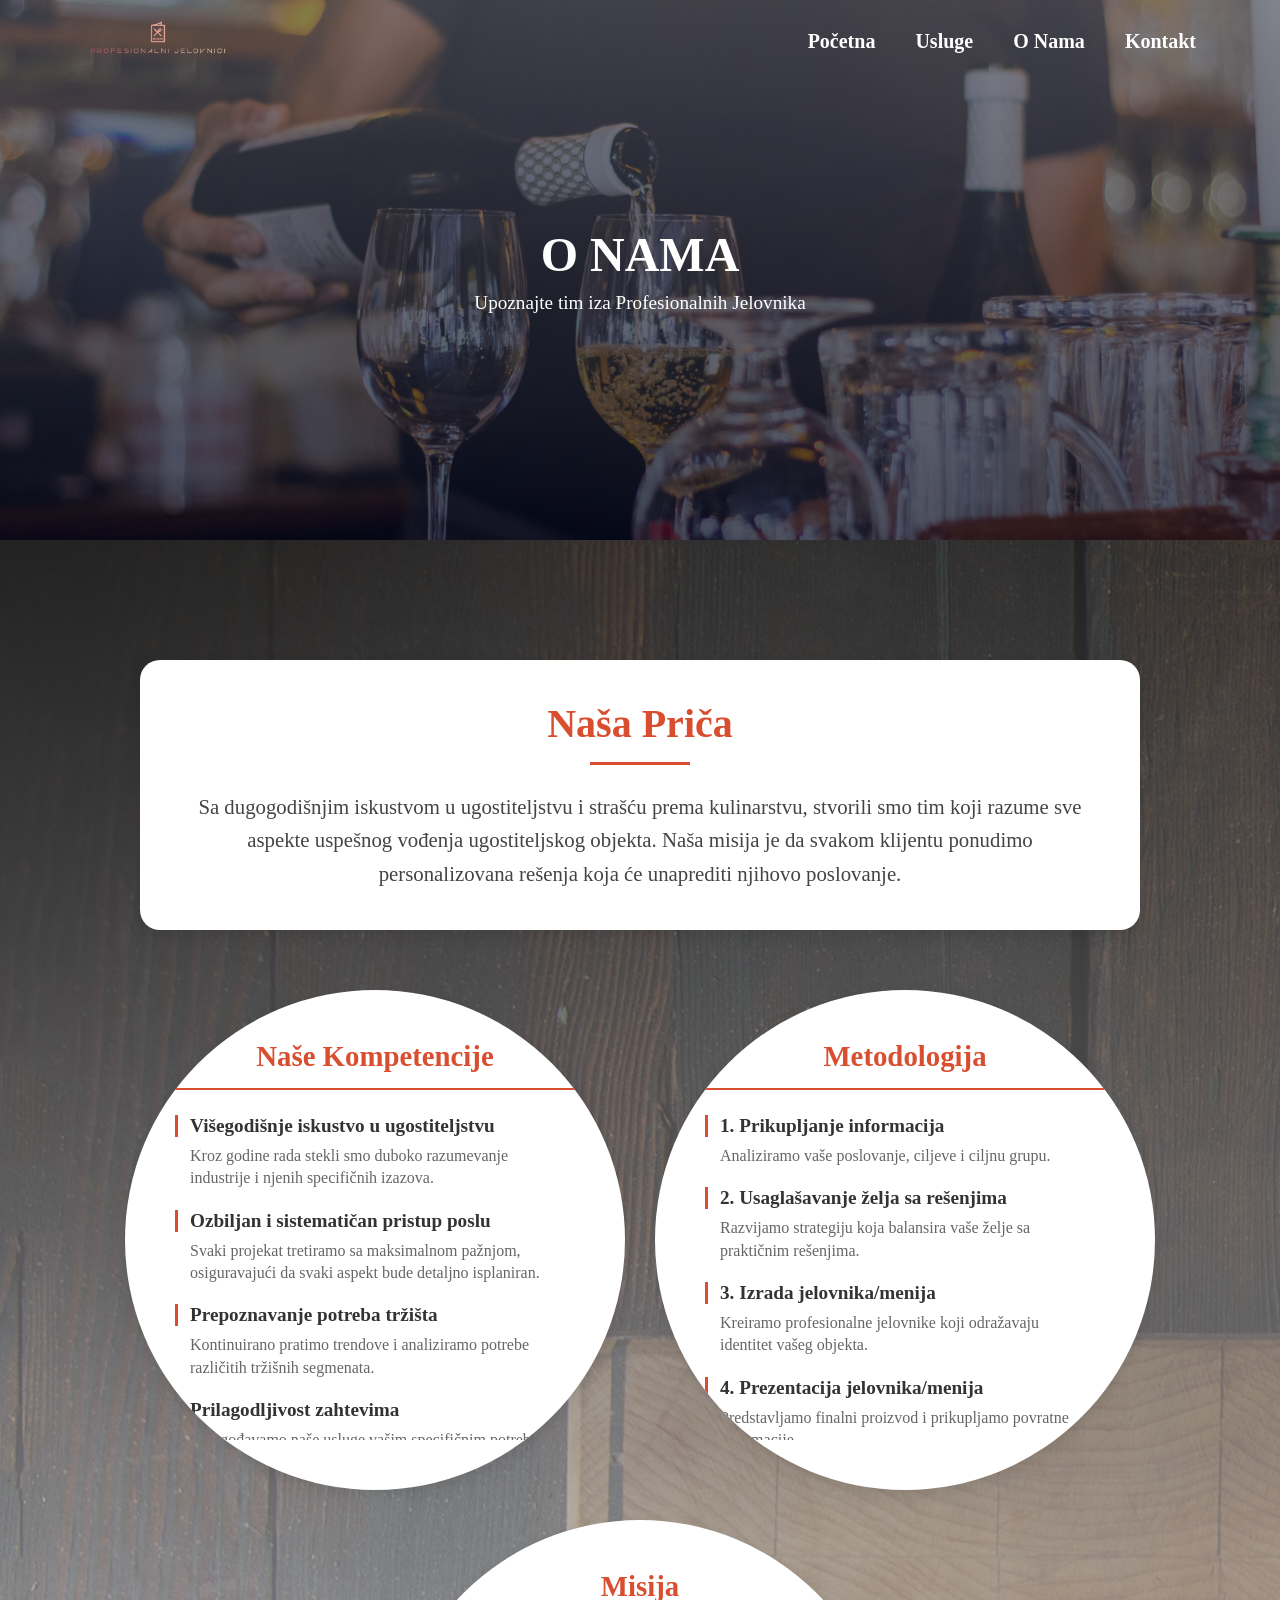
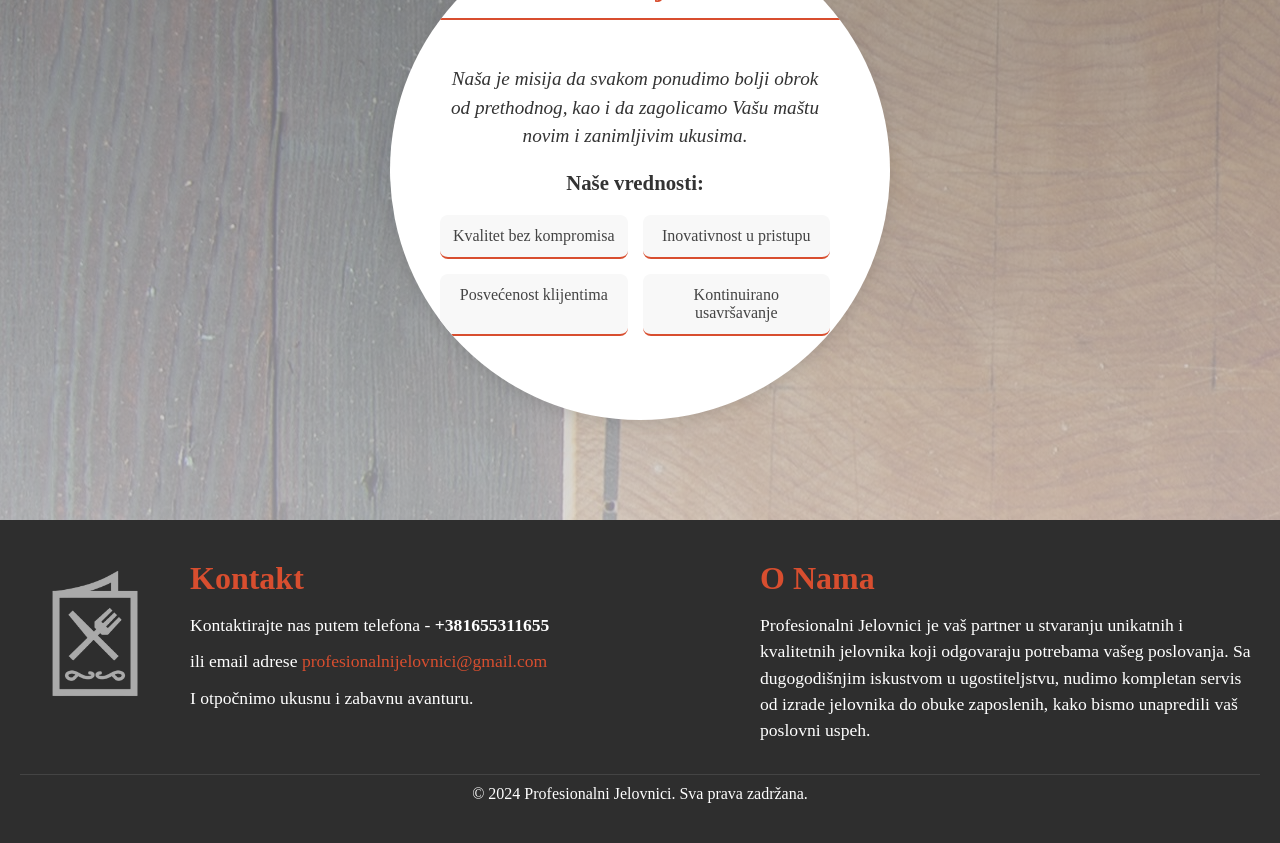
<file: profesionalni_jelovnici/src/main/resources/static/onama.html>
<!DOCTYPE html>
<html lang="sr">
<head>
    <meta charset="UTF-8">
    <meta http-equiv="X-UA-Compatible" content="IE=edge">
    <meta name="viewport" content="width=device-width, initial-scale=1.0">
    <title>O Nama - Profesionalni Jelovnici</title>
    <link rel="stylesheet" href="styles.css">
</head>
<body>
    <header class="hero-section about-hero">
        <nav class="navbar">
            <div class="logo">
                <img src="slike/image-removebg-preview.png" alt="Logo">
            </div>
            <!-- Hamburger Menu Button -->
            <button class="menu-toggle" aria-label="Menu">
                <span></span>
                <span></span>
                <span></span>
            </button>
            <ul class="nav-links">
                <li><a href="index.html">Početna</a></li>
                <li><a href="usluge.html">Usluge</a></li>
                <li><a href="onama.html">O Nama</a></li>
                <li><a href="kontakt.html">Kontakt</a></li>
            </ul>
        </nav>
        <!-- Mobile Navigation -->
        <div class="mobile-nav">
            <ul class="nav-links">
                <li><a href="index.html">Početna</a></li>
                <li><a href="usluge.html">Usluge</a></li>
                <li><a href="onama.html">O Nama</a></li>
                <li><a href="kontakt.html">Kontakt</a></li>
            </ul>
        </div>
        <div class="overlay"></div>
        
        <div class="hero-content">
            <h1>O NAMA</h1>
            <p>Upoznajte tim iza Profesionalnih Jelovnika</p>
        </div>
    </header>

    <section class="about-section">
        <div class="about-container">
            <div class="about-intro">
                <h2>Naša Priča</h2>
                <p>Sa dugogodišnjim iskustvom u ugostiteljstvu i strašću prema kulinarstvu, stvorili smo tim koji razume sve aspekte uspešnog vođenja ugostiteljskog objekta. Naša misija je da svakom klijentu ponudimo personalizovana rešenja koja će unaprediti njihovo poslovanje.</p>
            </div>
        
            <div class="about-cards-container">
                <div class="about-card">
                    <h3>Naše Kompetencije</h3>
                    <div class="card-content">
                        <div class="competency">
                            <h4>Višegodišnje iskustvo u ugostiteljstvu</h4>
                            <p>Kroz godine rada stekli smo duboko razumevanje industrije i njenih specifičnih izazova.</p>
                        </div>
                        <div class="competency">
                            <h4>Ozbiljan i sistematičan pristup poslu</h4>
                            <p>Svaki projekat tretiramo sa maksimalnom pažnjom, osiguravajući da svaki aspekt bude detaljno isplaniran.</p>
                        </div>
                        <div class="competency">
                            <h4>Prepoznavanje potreba tržišta</h4>
                            <p>Kontinuirano pratimo trendove i analiziramo potrebe različitih tržišnih segmenata.</p>
                        </div>
                        <div class="competency">
                            <h4>Prilagodljivost zahtevima</h4>
                            <p>Prilagođavamo naše usluge vašim specifičnim potrebama i ciljevima.</p>
                        </div>
                    </div>
                </div>
        
                <div class="about-card">
                    <h3>Metodologija</h3>
                    <div class="card-content">
                        <div class="methodology-step">
                            <h4>1. Prikupljanje informacija</h4>
                            <p>Analiziramo vaše poslovanje, ciljeve i ciljnu grupu.</p>
                        </div>
                        <div class="methodology-step">
                            <h4>2. Usaglašavanje želja sa rešenjima</h4>
                            <p>Razvijamo strategiju koja balansira vaše želje sa praktičnim rešenjima.</p>
                        </div>
                        <div class="methodology-step">
                            <h4>3. Izrada jelovnika/menija</h4>
                            <p>Kreiramo profesionalne jelovnike koji odražavaju identitet vašeg objekta.</p>
                        </div>
                        <div class="methodology-step">
                            <h4>4. Prezentacija jelovnika/menija</h4>
                            <p>Predstavljamo finalni proizvod i prikupljamo povratne informacije.</p>
                        </div>
                        <div class="methodology-step">
                            <h4>5. Obuka zaposlenih</h4>
                            <p>Osposobljavamo vaše osoblje za implementaciju novih jelovnika.</p>
                        </div>
                    </div>
                </div>
        
                <div class="about-card mission-card">
                    <h3>Misija</h3>
                    <div class="card-content">
                        <p class="mission-statement">Naša je misija da svakom ponudimo bolji obrok od prethodnog, kao i da zagolicamo Vašu maštu novim i zanimljivim ukusima.</p>
                        <div class="mission-details">
                            <h4>Naše vrednosti:</h4>
                            <ul>
                                <li>Kvalitet bez kompromisa</li>
                                <li>Inovativnost u pristupu</li>
                                <li>Posvećenost klijentima</li>
                                <li>Kontinuirano usavršavanje</li>
                            </ul>
                        </div>
                    </div>
                </div>
            </div>
        </div>
    </section>

    <footer class="footer-section">
        <div class="footer-container">
            <div class="footer-left">
                <img src="slike/logo.png" alt="Logo" class="footer-logo">
                <div class="footer-contact">
                    <h2>Kontakt</h2>
                    <p>Kontaktirajte nas putem telefona - <strong>+381655311655</strong></p>
                    <p>ili email adrese <a href="mailto:profesionalnijelovnici@gmail.com">profesionalnijelovnici@gmail.com</a></p>
                    <p>I otpočnimo ukusnu i zabavnu avanturu.</p>
                </div>
            </div>
            <div class="footer-about">
                <h2>O Nama</h2>
                <p>Profesionalni Jelovnici je vaš partner u stvaranju unikatnih i kvalitetnih jelovnika koji odgovaraju potrebama vašeg poslovanja. Sa dugogodišnjim iskustvom u ugostiteljstvu, nudimo kompletan servis od izrade jelovnika do obuke zaposlenih, kako bismo unapredili vaš poslovni uspeh.</p>
            </div>
        </div>
        <div class="footer-bottom">
            <p>&copy; 2024 Profesionalni Jelovnici. Sva prava zadržana.</p>
        </div>
    </footer>

    <script src="script.js"></script>
</body>
</html>
</file>
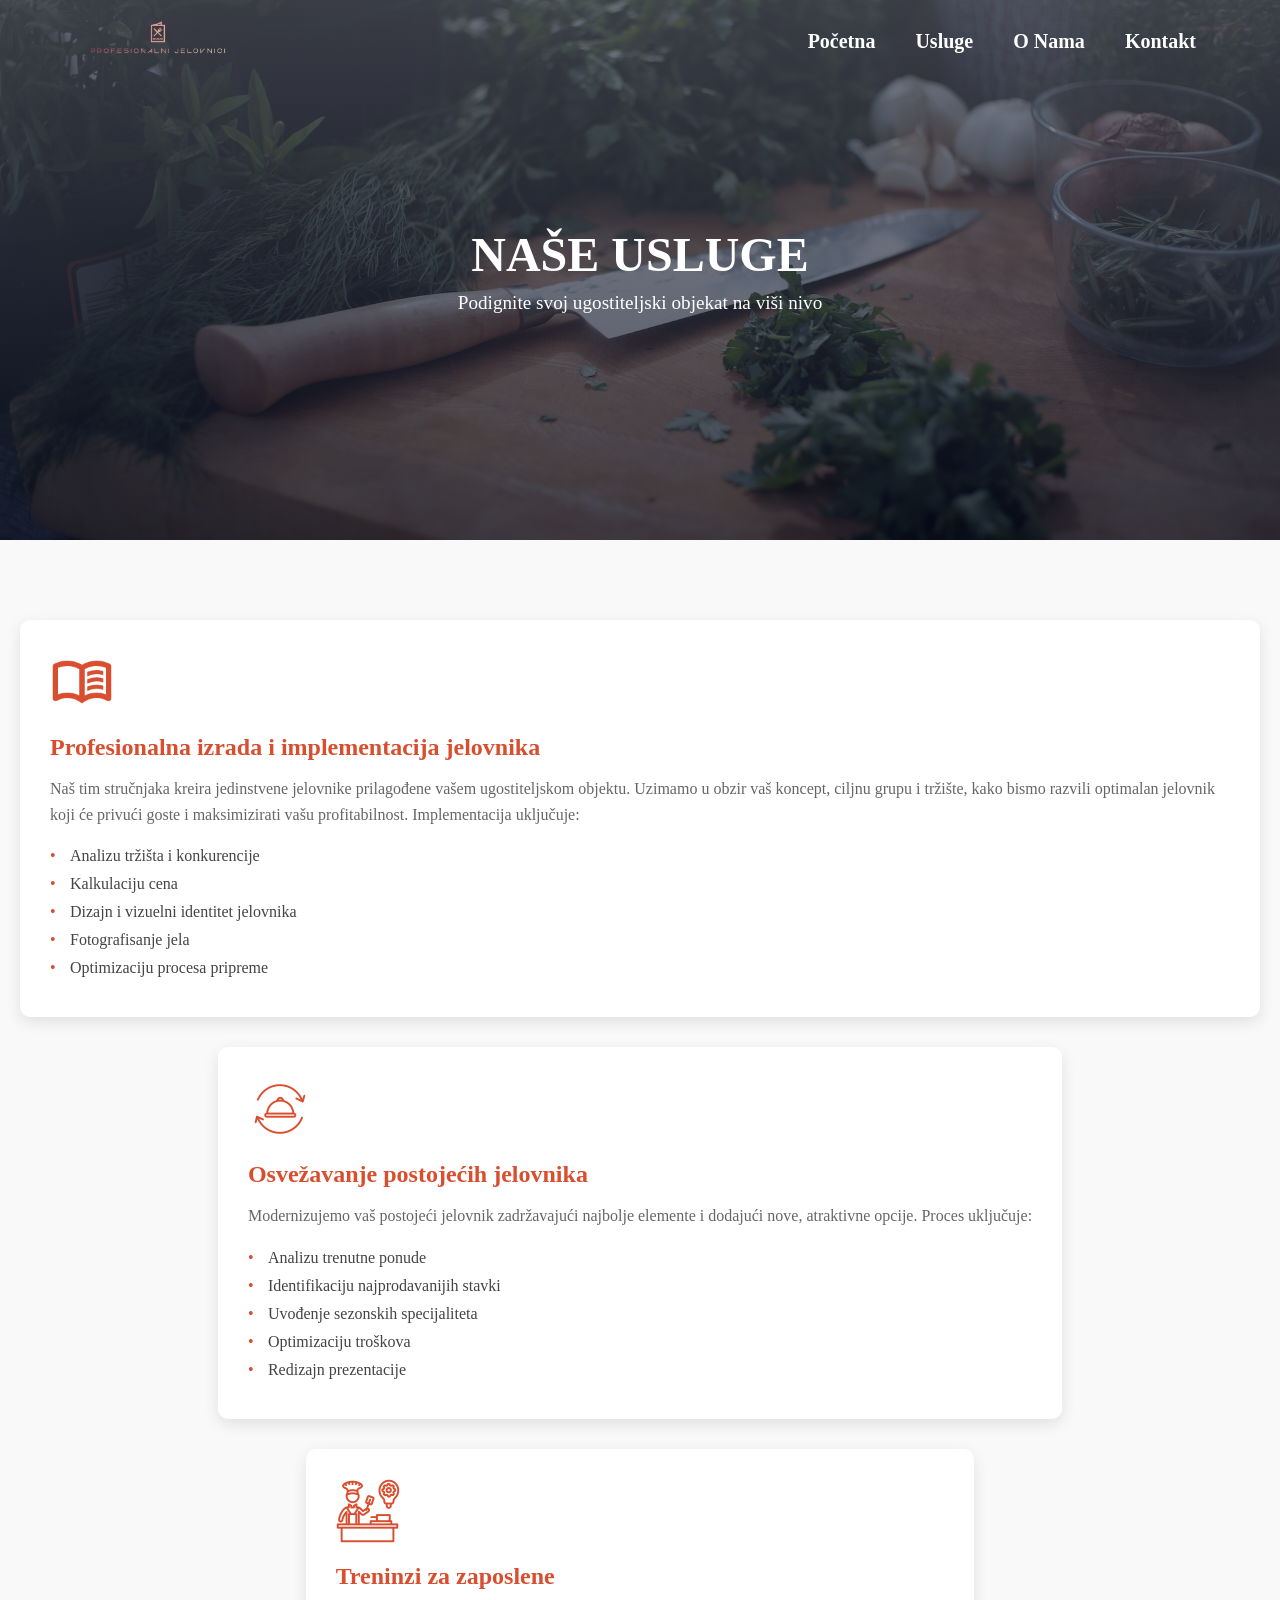
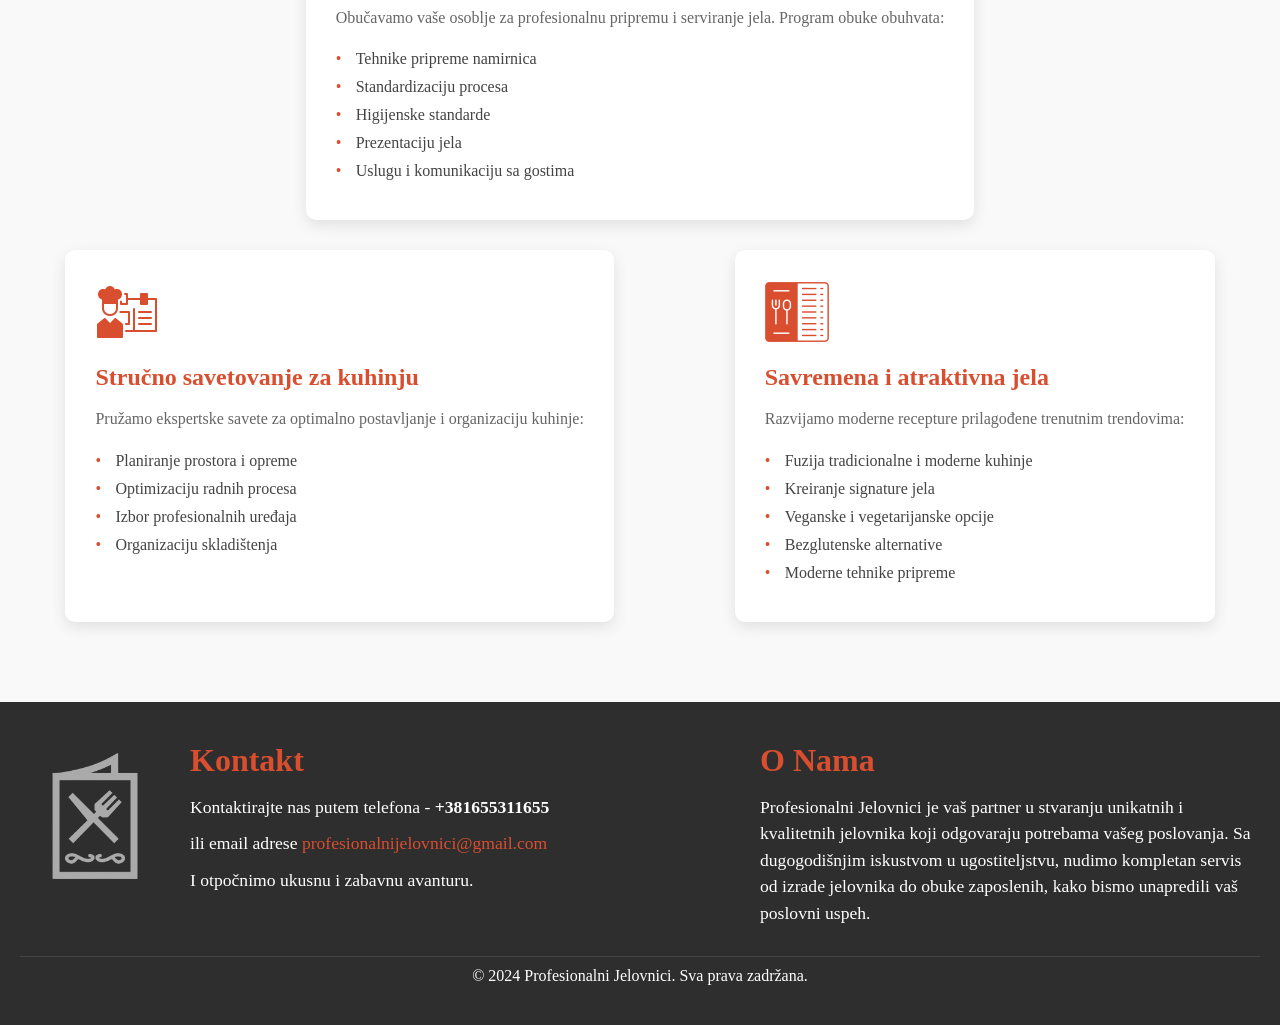
<file: profesionalni_jelovnici/src/main/resources/static/usluge.html>
<!DOCTYPE html>
<html lang="sr">
<head>
    <meta charset="UTF-8">
    <meta http-equiv="X-UA-Compatible" content="IE=edge">
    <meta name="viewport" content="width=device-width, initial-scale=1.0">
    <title>Usluge - Profesionalni Jelovnici</title>
    <link rel="stylesheet" href="styles.css">
</head>
<body>
    <header class="hero-section service-hero">
        <nav class="navbar">
            <div class="logo">
                <img src="slike/image-removebg-preview.png" alt="Logo">
            </div>
            <!-- Hamburger Menu Button -->
            <button class="menu-toggle" aria-label="Menu">
                <span></span>
                <span></span>
                <span></span>
            </button>
            <ul class="nav-links">
                <li><a href="index.html">Početna</a></li>
                <li><a href="usluge.html">Usluge</a></li>
                <li><a href="onama.html">O Nama</a></li>
                <li><a href="kontakt.html">Kontakt</a></li>
            </ul>
        </nav>
        <!-- Mobile Navigation -->
        <div class="mobile-nav">
            <ul class="nav-links">
                <li><a href="index.html">Početna</a></li>
                <li><a href="usluge.html">Usluge</a></li>
                <li><a href="onama.html">O Nama</a></li>
                <li><a href="kontakt.html">Kontakt</a></li>
            </ul>
        </div>
        <div class="overlay"></div>
        <div class="hero-content">
            <h1>NAŠE USLUGE</h1>
            <p>Podignite svoj ugostiteljski objekat na viši nivo</p>
        </div>
    </header>

    <section class="services-section">
        <div class="services-container">
            <div class="service-card">
                <div class="service-icon">
                    <img src="icons/jelovnik.png" alt="Jelovnik ikona">
                </div>
                <h3>Profesionalna izrada i implementacija jelovnika</h3>
                <p>Naš tim stručnjaka kreira jedinstvene jelovnike prilagođene vašem ugostiteljskom objektu. Uzimamo u obzir vaš koncept, ciljnu grupu i tržište, kako bismo razvili optimalan jelovnik koji će privući goste i maksimizirati vašu profitabilnost. Implementacija uključuje:
                </p>
                <ul>
                    <li>Analizu tržišta i konkurencije</li>
                    <li>Kalkulaciju cena</li>
                    <li>Dizajn i vizuelni identitet jelovnika</li>
                    <li>Fotografisanje jela</li>
                    <li>Optimizaciju procesa pripreme</li>
                </ul>
            </div>

<!--            <div class="service-card">-->
<!--                <div class="service-icon">-->
<!--                    <img src="icons/plan_ishrane.png" alt="Plan ishrane ikona">-->
<!--                </div>-->
<!--                <h3>Plan ishrane za fizička lica</h3>-->
<!--                <p>Kreiramo personalizovane planove ishrane koji odgovaraju vašim potrebama i ciljevima. Naš pristup uključuje:</p>-->
<!--                <ul>-->
<!--                    <li>Inicjalnu konsultaciju i analizu životnog stila</li>-->
<!--                    <li>Kreiranje jelovnika po danima</li>-->
<!--                    <li>Nutritivnu analizu obroka</li>-->
<!--                    <li>Savete za pripremu</li>-->
<!--                    <li>Praćenje rezultata i prilagođavanje plana</li>-->
<!--                </ul>-->
<!--            </div>-->

            <div class="service-card">
                <div class="service-icon">
                    <img src="icons/refresh.png" alt="Osvežavanje ikona">
                </div>
                <h3>Osvežavanje postojećih jelovnika</h3>
                <p>Modernizujemo vaš postojeći jelovnik zadržavajući najbolje elemente i dodajući nove, atraktivne opcije. Proces uključuje:</p>
                <ul>
                    <li>Analizu trenutne ponude</li>
                    <li>Identifikaciju najprodavanijih stavki</li>
                    <li>Uvođenje sezonskih specijaliteta</li>
                    <li>Optimizaciju troškova</li>
                    <li>Redizajn prezentacije</li>
                </ul>
            </div>

            <div class="service-card">
                <div class="service-icon">
                    <img src="icons/train.png" alt="Trening ikona">
                </div>
                <h3>Treninzi za zaposlene</h3>
                <p>Obučavamo vaše osoblje za profesionalnu pripremu i serviranje jela. Program obuke obuhvata:</p>
                <ul>
                    <li>Tehnike pripreme namirnica</li>
                    <li>Standardizaciju procesa</li>
                    <li>Higijenske standarde</li>
                    <li>Prezentaciju jela</li>
                    <li>Uslugu i komunikaciju sa gostima</li>
                </ul>
            </div>

            <div class="service-card">
                <div class="service-icon">
                    <img src="icons/service.png" alt="Savetovanje ikona">
                </div>
                <h3>Stručno savetovanje za kuhinju</h3>
                <p>Pružamo ekspertske savete za optimalno postavljanje i organizaciju kuhinje:</p>
                <ul>
                    <li>Planiranje prostora i opreme</li>
                    <li>Optimizaciju radnih procesa</li>
                    <li>Izbor profesionalnih uređaja</li>
                    <li>Organizaciju skladištenja</li>
                </ul>
            </div>

            <div class="service-card">
                <div class="service-icon">
                    <img src="icons/modern.png" alt="Moderna jela ikona">
                </div>
                <h3>Savremena i atraktivna jela</h3>
                <p>Razvijamo moderne recepture prilagođene trenutnim trendovima:</p>
                <ul>
                    <li>Fuzija tradicionalne i moderne kuhinje</li>
                    <li>Kreiranje signature jela</li>
                    <li>Veganske i vegetarijanske opcije</li>
                    <li>Bezglutenske alternative</li>
                    <li>Moderne tehnike pripreme</li>
                </ul>
            </div>
        </div>
    </section>

    <footer class="footer-section">
        <div class="footer-container">
            <div class="footer-left">
                <img src="slike/logo.png" alt="Logo" class="footer-logo">
                <div class="footer-contact">
                    <h2>Kontakt</h2>
                    <p>Kontaktirajte nas putem telefona - <strong>+381655311655</strong></p>
                    <p>ili email adrese <a href="mailto:profesionalnijelovnici@gmail.com">profesionalnijelovnici@gmail.com</a></p>
                    <p>I otpočnimo ukusnu i zabavnu avanturu.</p>
                </div>
            </div>
            <div class="footer-about">
                <h2>O Nama</h2>
                <p>Profesionalni Jelovnici je vaš partner u stvaranju unikatnih i kvalitetnih jelovnika koji odgovaraju potrebama vašeg poslovanja. Sa dugogodišnjim iskustvom u ugostiteljstvu, nudimo kompletan servis od izrade jelovnika do obuke zaposlenih, kako bismo unapredili vaš poslovni uspeh.</p>
            </div>
        </div>
        <div class="footer-bottom">
            <p>&copy; 2024 Profesionalni Jelovnici. Sva prava zadržana.</p>
        </div>
    </footer>

    <script src="script.js"></script>

</body>
</html>
</file>
<file: styles.css>
body {
    margin: 0;
    font-family: Cambria, Cochin, Georgia, Times, 'Times New Roman', serif;
}

.hero-section {
    height: 100vh;
    /* background: url('slike/background.jpg') no-repeat center center/cover; */
    width: 100%;
    background-image: linear-gradient(rgba(81, 85, 98, 0.7), rgba(4, 9, 30, 0.7)), url(slike/background.jpg); 
    display: flex;
    flex-direction: column;
    justify-content: center;
    align-items: center;
    color: #fff;
    position: relative;
    background-position: center center;
    background-size: cover;
}

.navbar {
    display: flex;
    justify-content: space-between;
    padding: 20px;
    width: 90%;
    position: absolute;
    top: 0;
}

.logo img {
    width: 40%;
}

.nav-links {
    list-style: none;
    display: flex;
    gap: 20px;
}

.nav-links a {
    color: #fff;
    text-decoration: none;
    font-weight: bold;
    font-size: 18px;
    position: relative; /* Position relative to contain the pseudo-element */
    padding-bottom: 5px; /* Adds spacing for the underline effect */
}

.nav-links a::after {
    content: '';
    position: absolute;
    display: block;
    left: 0;
    bottom: 0;
    width: 0;
    height: 2px;
    background-color: #d84e2f; /* Customize the color of the underline */
    transition: width 0.4s ease; /* Smooth transition for the hover effect */
}

.nav-links a:hover::after {
    width: 100%; /* Expands the line to full width on hover */
}




.hero-content {
    text-align: center;
}

.hero-content h1 {
    font-size: 3em;
    margin: 0;
    /* font-family: ; */
    font-weight: bold;
}

.hero-content p {
    margin-top: 10px;
    font-size: 1.2em;
}



/* services */


.service-display {
    display: flex;
    justify-content: center;
    align-items: center;
    height: 100vh; /* Full height */
    /* background: url('slike/kuhinjaa.jpg') no-repeat center center/cover; Set your desired background image */
    background-image: linear-gradient(rgba(175, 177, 180, 0.7), rgba(0, 0, 0, 0.7)), url(slike/kuhinjaa.jpg); 
    position: relative;
    background-position: center center;
    background-size: cover;
}


.circle-content {
    width: 650px;
    height: 650px;
    border-radius: 50%;
    background: rgba(255, 255, 255, 0.8);
    display: flex;
    flex-direction: column;
    justify-content: flex-start; /* Promenjeno sa center */
    padding: 80px 60px; /* Povećan padding */
    box-shadow: 0px 0px 20px rgba(0, 0, 0, 0.2);
    z-index: 1;
    transition: transform 0.3s ease, box-shadow 0.3s ease;
    position: relative;
    overflow: hidden;
}

.circle-content p {
    font-size: clamp(1.5em, 4vw, 2em);
    font-weight: bold;
    color: #d84e2f;
    margin-bottom: 30px;
    text-align: center;
}

.circle-list {
    list-style: disc;
    padding-left: 25px;
    margin: 0;
    font-size: clamp(1em, 2.5vw, 1.2em);
    font-weight: bold;
    line-height: 1.4;
    color: #333;
    max-width: 100%;
    height: auto;
    overflow-y: auto;
}

.circle-list li {
    margin-bottom: 15px;
    padding-right: 15px;
    max-width: 100%;
}

.circle-list li:last-child {
    margin-bottom: 0; /* Uklonjena margina sa poslednjeg elementa */
}

@media (max-width: 768px) {
    .circle-content {
        width: min(90vw, 450px);
        height: min(90vw, 450px);
        padding: 50px 30px;
    }

    .circle-list {
        font-size: 1em;
    }
}

@media (max-width: 480px) {
    .circle-content {
        width: min(95vw, 350px);
        height: min(95vw, 350px);
        padding: 40px 40px;
    }

    .circle-list {
        font-size: 0.9em;
    }
}

.circle-content:hover {
    transform: translateY(-5px) scale(1.05);
    transition: transform 0.3s ease, box-shadow 0.3s ease;
    box-shadow: 0 0 20px 0px rgba(0, 0, 0, 0.2);
}



.content-section {
    padding: 20px;
    background-image: linear-gradient(rgba(45, 46, 48, 0.7), rgba(207, 209, 214, 0.7)), url(slike/image.jpg);
}

.heading-box {
    display: flex;
    justify-content: center;
    align-items: center;
    background-color: #d84e2f; /* Box background color */
    border-radius: 10px; /* Rounded corners */
    padding: 10px 20px; /* Padding inside the box */
    margin: 20px auto; /* Center the box horizontally and add space above and below */
    max-width: 350px; /* Set a maximum width */
}

.heading-box h1 {
    font-size: 3em; /* Reduced font size */
    color: #fff; /* Text color inside the box */
    margin: 0; /* Remove default margin */
    text-align: center;
}

.content-flex {
    display: flex;
    gap: 10px;
}

.cards-container {
    flex: 1;
    display: flex;
    flex-direction: column;
    gap: 10px;
    padding-top: 40px;
}

.card {
    background-color: #f7f7f7;
    padding: 9px;
    border-radius: 10px;
    box-shadow: 0 4px 8px rgba(0, 0, 0, 0.1);
    text-align: center;
}

.card h3 {
    font-size: 2em;
    margin-bottom: 10px;
    color: #d84e2f;
}

.card li {
    list-style: none;
    margin-bottom: 10px;
}

.card ul,
.card ol {
    padding-left: 20px;
    font-size: large;
}

.card:hover {
    transform: translateY(-5px) scale(1.05);
    transition: transform 0.3s ease, box-shadow 0.3s ease;
    box-shadow: 0 0 20px 0px rgba(0, 0, 0, 0.2);
}

.image-container {
    display: flex;
    justify-content: center;
    align-items: center;
    flex: 1;
    width: 100%;
    padding: 20px;
}

.image-container img {
    width: 100%;
    max-width: 600px;
    height: auto;
    border-radius: 10px;
    transition: transform 0.3s ease, box-shadow 0.3s ease;
}

.image-container img:hover {
    transform: translateY(-5px) scale(1.02);
    box-shadow: 0 0 20px 0px rgba(0, 0, 0, 0.2);
}

/* Responsive adjustments */
@media (max-width: 1200px) {
    .image-container img {
        max-width: 500px;
    }
}

@media (max-width: 768px) {
    .image-container {
        /* padding: 15px; */
        display: none;
    }
    
    .image-container img {
        /* max-width: 400px; */
        display: none;
    }
}

@media (max-width: 480px) {
    .image-container img {
        /* max-width: 100%; */
        display: none;
    }
}


/* footer */

.footer-section {
    background-color: #2e2e2e;
    color: #fff;
    padding: 40px 20px;
    display: flex;
    flex-direction: column;
    align-items: center;
    width: 100%;
}

.footer-container {
    display: flex;
    justify-content: space-between;
    gap: 40px;
    width: 100%;
    max-width: 1400px;
}

.footer-left {
    display: flex;
    align-items: flex-start;
    gap: 20px;
    flex: 1;
}

.footer-logo {
    width: 150px;
    height: auto;
}

.footer-contact {
    flex: 1;
}

.footer-contact h2, 
.footer-about h2 {
    font-size: 2em;
    color: #d84e2f;
    margin-bottom: 15px;
}

.footer-contact p, 
.footer-about p {
    font-size: 1.1em;
    line-height: 1.5;
    margin-bottom: 10px;
}
.footer-contact a {
    color: #d84e2f;
    text-decoration: none;
    transition: color 0.3s ease;
}

.footer-contact a:hover {
    text-decoration: underline;
}

.footer-about {
    flex: 1;
    max-width: 500px;
}

.footer-bottom {
    margin-top: 20px;
    border-top: 1px solid #444;
    padding-top: 10px;
    text-align: center;
    width: 100%;
}

/* Responsive adjustments */
@media (max-width: 1200px) {
    .footer-container {
        flex-direction: column;
        align-items: center;
        gap: 30px;
    }

    .footer-left {
        flex-direction: column;
        align-items: center;
        text-align: center;
        gap: 30px;
    }

    .footer-logo {
        margin: 0;
    }

    .footer-contact {
        margin-left: 0;
        text-align: center;
    }
    .footer-contact a {
        color: #d84e2f;
        text-decoration: none;
        transition: color 0.3s ease;
    }
    
    .footer-contact a:hover {
        text-decoration: underline;
    }

    .footer-about {
        text-align: center;
        margin-left: 0;
    }
}

@media (max-width: 768px) {
    .footer-section {
        padding: 30px 15px;
    }

    .footer-container {
        gap: 20px;
    }

    .footer-contact h2, 
    .footer-about h2 {
        font-size: 1.8em;
    }

    .footer-contact p, 
    .footer-about p {
        font-size: 1em;
        padding-right: 0;
    }
    .footer-contact a {
        color: #d84e2f;
        text-decoration: none;
        transition: color 0.3s ease;
    }
    
    .footer-contact a:hover {
        text-decoration: underline;
    }

    .footer-logo {
        width: 120px;
    }
}

@media (max-width: 480px) {
    .footer-contact h2, 
    .footer-about h2 {
        font-size: 1.5em;
    }
    .footer-contact a {
        color: #d84e2f;
        text-decoration: none;
        transition: color 0.3s ease;
    }
    
    .footer-contact a:hover {
        text-decoration: underline;
    }

    .footer-bottom p {
        font-size: 0.8em;
    }
}





/*------------------ USLUGE PAGE ------------------*/
/* Dodatni CSS za stranicu usluga */
/* .service-hero {
    height: 60vh;
    background-image: linear-gradient(rgba(81, 85, 98, 0.7), rgba(4, 9, 30, 0.7)), url(slike/image.jpg);
} */

.service-hero {
    height: 60vh; /* Full viewport height for desktop */
    background-image: linear-gradient(rgba(81, 85, 98, 0.7), rgba(4, 9, 30, 0.7)), url(slike/image.jpg);
    background-position: center;
    background-size: cover;
}

/* For phones */
@media (max-width: 768px) {
    .service-hero {
        height: 100vh; /* Full viewport height for mobile */
        /* Other styles remain the same */
    }
}

.services-section {
    padding: 80px 20px;
    background-color: #f9f9f9;
}

.services-container {
    max-width: 1200px;
    margin: 0 auto;
    display: grid;
    grid-template-columns: repeat(auto-fit, minmax(350px, 1fr));
    gap: 30px;
}

.service-card {
    background: #fff;
    padding: 30px;
    border-radius: 10px;
    box-shadow: 0 5px 15px rgba(0, 0, 0, 0.1);
    transition: transform 0.3s ease, box-shadow 0.3s ease;
}

.service-card:hover {
    transform: translateY(-5px);
    box-shadow: 0 8px 20px rgba(0, 0, 0, 0.15);
}

.service-icon {
    width: 64px;
    height: 64px;
    margin-bottom: 20px;
}

.service-icon img {
    width: 100%;
    height: 100%;
    object-fit: cover;
}

.service-card h3 {
    color: #d84e2f;
    font-size: 1.5em;
    margin-bottom: 15px;
}

.service-card p {
    color: #666;
    margin-bottom: 20px;
    line-height: 1.6;
}

.service-card ul {
    list-style-type: none;
    padding: 0;
}

.service-card ul li {
    color: #444;
    margin-bottom: 10px;
    padding-left: 20px;
    position: relative;
}

.service-card ul li::before {
    content: "•";
    color: #d84e2f;
    position: absolute;
    left: 0;
}

/* Responsive adjustments */
@media (max-width: 768px) {
    .services-container {
        grid-template-columns: 1fr;
    }
    
    .service-card {
        margin: 0 10px;
    }
}



/*------------------ ABOUT US PAGE ------------------*/
/* Dodatni CSS za O Nama stranicu */
/* .about-hero {
    height: 60vh; 
    background-image: linear-gradient(rgba(81, 85, 98, 0.7), rgba(4, 9, 30, 0.7)), url(slike/3.png);
} */

.about-hero {
    height: 60vh; /* Full viewport height for desktop */
    background-image: linear-gradient(rgba(81, 85, 98, 0.7), rgba(4, 9, 30, 0.7)), url(slike/3.png);
    background-position: center;
    background-size: cover;
}

/* For phones */
@media (max-width: 768px) {
    .about-hero {
        height: 100vh; /* Full viewport height for mobile */
        /* Other styles remain the same */
    }
}


/* Osnovni stil sekcije */
.about-section {
    padding: 80px 20px;
    background-image: linear-gradient(rgba(45, 46, 48, 0.7), rgba(207, 209, 214, 0.7)), url(slike/kujna.jpg);
}
/* Naša Priča sekcija */
.about-intro {
    background: white;
    padding: 40px;
    border-radius: 20px;
    margin: 40px auto;
    text-align: center;
    box-shadow: 0 5px 15px rgba(0, 0, 0, 0.1);
    max-width: 1000px;
}

.about-intro h2 {
    color: #d84e2f;
    font-size: 2.5em;
    margin-bottom: 25px;
    position: relative;
    display: inline-block;
}

.about-intro h2::after {
    content: '';
    display: block;
    width: 100px;
    height: 3px;
    background: #d84e2f;
    margin: 15px auto 0;
}

.about-intro p {
    font-size: 1.3em;
    line-height: 1.6;
    color: #444;
    max-width: 900px;
    margin: 0 auto;
}

/* Kontejner za krugove */
.about-cards-container {
    display: flex;
    justify-content: center;
    gap: 30px;
    margin-top: 60px;
    flex-wrap: wrap;
    padding: 20px;
    max-width: 100%;
}

/* Osnovni stil kartica */
.about-card {
    background: white;
    width: 500px; /* Manja početna veličina */
    height: 500px;
    border-radius: 50%;
    padding: 50px;
    box-shadow: 0 5px 15px rgba(0, 0, 0, 0.1);
    display: flex;
    flex-direction: column;
    position: relative;
    transition: transform 0.3s ease, box-shadow 0.3s ease;
    overflow: hidden;
}

/* Naslovi kartica */
.about-card h3 {
    color: #d84e2f;
    font-size: 1.8em;
    margin-bottom: 25px;
    text-align: center;
    padding-bottom: 15px;
    border-bottom: 2px solid #d84e2f;
}

/* Kompetencije i Metodologija */
.competency, .methodology-step {
    margin-bottom: 20px;
}

.competency h4, .methodology-step h4 {
    color: #333;
    font-size: 1.2em;
    margin-bottom: 8px;
    border-left: 3px solid #d84e2f;
    padding-left: 12px;
}

.competency p, .methodology-step p {
    color: #666;
    font-size: 1em;
    line-height: 1.4;
    margin-left: 15px;
}

/* Misija */
.mission-statement {
    font-style: italic;
    color: #333;
    font-size: 1.2em;
    line-height: 1.5;
    margin: 20px 0;
    text-align: center;
}

.mission-details h4 {
    color: #333;
    font-size: 1.3em;
    margin: 20px 0;
    text-align: center;
}

.mission-details ul {
    display: grid;
    grid-template-columns: repeat(2, 1fr);
    gap: 15px;
    padding: 0;
    list-style: none;
}

.mission-details ul li {
    background: #f8f8f8;
    padding: 12px;
    border-radius: 8px;
    font-size: 1em;
    color: #444;
    text-align: center;
    border-bottom: 2px solid #d84e2f;
}

/* Card content scroll */
.card-content {
    overflow-y: auto;
    flex: 1;
    padding-right: 10px;
}

.card-content::-webkit-scrollbar {
    width: 4px;
}

.card-content::-webkit-scrollbar-track {
    background: #f1f1f1;
    border-radius: 2px;
}

.card-content::-webkit-scrollbar-thumb {
    background: #d84e2f;
    border-radius: 2px;
}

/* Hover efekat */
.about-card:hover {
    transform: translateY(-5px);
    box-shadow: 0 15px 30px rgba(0, 0, 0, 0.2);
}

/* Responsive dizajn */
@media (min-width: 1400px) {
    .about-card {
        width: 550px;
        height: 550px;
        padding: 60px;
    }

    .about-card h3 {
        font-size: 2em;
    }

    .competency h4, .methodology-step h4 {
        font-size: 1.3em;
    }

    .competency p, .methodology-step p {
        font-size: 1.1em;
    }
}

@media (max-width: 1200px) {
    .about-card {
        width: 450px;
        height: 450px;
        padding: 45px;
    }
}

@media (max-width: 992px) {
    .about-cards-container {
        gap: 20px;
    }
}

@media (max-width: 768px) {
    .about-card {
        width: 380px;
        height: 380px;
        padding: 35px;
    }

    .about-card h3 {
        font-size: 1.5em;
        margin-bottom: 20px;
    }

    .competency h4, .methodology-step h4 {
        font-size: 1.1em;
    }

    .competency p, .methodology-step p {
        font-size: 0.95em;
    }

    .mission-statement {
        font-size: 1.1em;
    }

    .mission-details ul {
        grid-template-columns: 1fr;
    }
}

@media (max-width: 480px) {
    .about-card {
        width: 300px;
        height: 300px;
        padding: 25px;
    }
}

@media screen and (max-width: 740px) {
    .about-cards-container {
        gap: 40px;
        padding: 10px;
        margin-top: 30px;
    }

    .about-card {
        width: 90vw; /* Skoro puna širina ekrana */
        height: 90vw; /* Održava kružni oblik */
        padding: 40px 30px;
        margin-bottom: 30px;
    }

    .about-card h3 {
        font-size: 1.8em;
        margin-bottom: 20px;
    }

    .competency h4, 
    .methodology-step h4 {
        font-size: 1.4em;
        margin-bottom: 10px;
    }

    .competency p, 
    .methodology-step p {
        font-size: 1.2em;
        line-height: 1.4;
        margin-left: 15px;
    }

    .mission-statement {
        font-size: 1.4em;
        margin: 15px 0;
    }

    .mission-details ul {
        grid-template-columns: 1fr;
    }

    .mission-details ul li {
        font-size: 1.2em;
        padding: 12px;
    }

    /* Poboljšan scroll za Samsung */
    .card-content {
        padding-right: 15px;
        -webkit-overflow-scrolling: touch;
    }

    .card-content::-webkit-scrollbar {
        width: 6px; /* Veći scrollbar za lakše korišćenje */
    }
}




/* CONTACT PAGE */

/* Contact page styles */
/* .contact-hero {
    height: 60vh;
    background-image: linear-gradient(rgba(81, 85, 98, 0.7), rgba(4, 9, 30, 0.7)), url(slike/Screenshot_1.png);
} */


.contact-hero {
    height: 60vh; /* Full viewport height for desktop */
    background-image: linear-gradient(rgba(81, 85, 98, 0.7), rgba(4, 9, 30, 0.7)), url(slike/Screenshot_1.png);
    background-position: center;
    background-size: cover;
}

/* For phones */
@media (max-width: 768px) {
    .contact-hero {
        height: 100vh; /* Full viewport height for mobile */
        /* Other styles remain the same */
    }
}
.contact-section {
    padding: 80px 20px;
    background-image: linear-gradient(rgba(45, 46, 48, 0.7), rgba(207, 209, 214, 0.7)), url(slike/kujna.jpg);
}

.contact-container {
    max-width: 1200px;
    margin: 0 auto;
    display: grid;
    grid-template-columns: 1fr 1.5fr;
    gap: 50px;
    background: white;
    padding: 50px;
    border-radius: 20px;
    box-shadow: 0 5px 15px rgba(0, 0, 0, 0.1);
}

/* Contact Info Styles */
.contact-info {
    padding: 30px;
    background: #f8f8f8;
    border-radius: 15px;
}

.contact-info h2 {
    color: #d84e2f;
    font-size: 2em;
    margin-bottom: 20px;
}

.contact-info > p {
    color: #666;
    font-size: 1.1em;
    line-height: 1.6;
    margin-bottom: 30px;
}

.info-item {
    display: flex;
    align-items: flex-start;
    margin-bottom: 30px;
    padding: 20px;
    background: white;
    border-radius: 10px;
    box-shadow: 0 3px 10px rgba(0, 0, 0, 0.05);
}

.info-item i {
    width: 40px;
    height: 40px;
    margin-right: 15px;
    background: #d84e2f;
    border-radius: 50%;
}

.info-content h3 {
    color: #333;
    font-size: 1.2em;
    margin-bottom: 5px;
}

.info-content p {
    color: #666;
    font-size: 1.1em;
    line-height: 1.4;
}

/* Contact Form Styles */
.contact-form {
    padding: 30px;
}

.contact-form h2 {
    color: #d84e2f;
    font-size: 2em;
    margin-bottom: 30px;
}

.form-group {
    margin-bottom: 25px;
}

.form-group label {
    display: block;
    color: #333;
    font-size: 1.1em;
    margin-bottom: 8px;
}

.form-group input,
.form-group textarea {
    width: 100%;
    padding: 12px;
    border: 1px solid #ddd;
    border-radius: 8px;
    font-size: 1em;
    transition: border-color 0.3s ease;
    font-family: inherit;
}

.form-group input:focus,
.form-group textarea:focus {
    outline: none;
    border-color: #d84e2f;
}

.submit-btn {
    background: #d84e2f;
    color: white;
    padding: 15px 30px;
    border: none;
    border-radius: 8px;
    font-size: 1.1em;
    cursor: pointer;
    transition: background-color 0.3s ease;
}

.submit-btn:hover {
    background: #c13d1f;
}

/* Responsive Design */
@media (max-width: 992px) {
    .contact-container {
        grid-template-columns: 1fr;
    }
    
    .contact-info,
    .contact-form {
        padding: 20px;
    }
}

@media (max-width: 768px) {
    .contact-section {
        padding: 40px 15px;
    }
    
    .contact-container {
        padding: 30px 20px;
    }
    
    .info-item {
        padding: 15px;
    }
    
    .submit-btn {
        width: 100%;
    }
}

/* Contact Info Icon Styles */
.info-item {
    display: flex;
    align-items: center;
    margin-bottom: 30px;
    padding: 20px;
    background: white;
    border-radius: 10px;
    box-shadow: 0 3px 10px rgba(0, 0, 0, 0.05);
}

.info-icon {
    width: 64px;
    height: 64px;
    margin-right: 20px;
    display: flex;
    align-items: center;
    justify-content: center;
}

.info-icon img {
    width: 100%;
    height: 100%;
    object-fit: contain;
}

.info-content {
    flex: 1;
}

.info-content h3 {
    color: #333;
    font-size: 1.2em;
    margin-bottom: 5px;
}

.info-content p {
    color: #666;
    font-size: 1.1em;
    line-height: 1.4;
}


.reveal {
    opacity: 0;
    transform: translateY(20px);
    transition: opacity 1s ease-out, transform 1s ease-out;
}

.reveal.active {
    opacity: 1;
    transform: translateY(0); 
}



/* Contact section base styles */
.contact-section {
    padding: 60px 20px;
    background-image: linear-gradient(rgba(45, 46, 48, 0.7), rgba(207, 209, 214, 0.7)), url(slike/kujna.jpg);
}

.contact-container {
    max-width: 1200px;
    margin: 0 auto;
    display: grid;
    grid-template-columns: 1fr 1.5fr;
    gap: 50px;
    background: white;
    padding: 50px;
    border-radius: 20px;
    box-shadow: 0 5px 15px rgba(0, 0, 0, 0.1);
}

/* Responsive styles */
@media (max-width: 992px) {
    .contact-container {
        grid-template-columns: 1fr;
        gap: 30px;
        padding: 30px;
    }
}

@media (max-width: 768px) {
    .contact-hero {
        height: 100vh;
    }

    .contact-section {
        padding: 30px 15px;
    }
    
    .contact-container {
        padding: 20px;
    }
    
    /* Contact Info adjustments */
    .contact-info {
        padding: 20px;
    }
    
    .contact-info h2 {
        font-size: 1.8em;
        margin-bottom: 15px;
    }
    
    .info-item {
        padding: 15px;
        margin-bottom: 20px;
        flex-direction: row;
        align-items: center;
    }
    
    .info-icon {
        width: 48px;
        height: 48px;
        margin-right: 15px;
    }
    
    .info-content h3 {
        font-size: 1.1em;
    }
    
    .info-content p {
        font-size: 1em;
    }
    
    /* Form adjustments */
    .contact-form {
        padding: 20px;
    }
    
    .contact-form h2 {
        font-size: 1.8em;
        margin-bottom: 20px;
    }
    
    .form-group {
        margin-bottom: 20px;
    }
    
    .form-group label {
        font-size: 1em;
        margin-bottom: 6px;
    }
    
    .form-group input,
    .form-group textarea {
        padding: 10px;
        font-size: 1em;
    }
    
    .submit-btn {
        width: 100%;
        padding: 12px;
    }
}

@media (max-width: 480px) {
    .contact-container {
        padding: 15px;
    }
    
    .contact-info,
    .contact-form {
        padding: 15px;
    }
    
    .contact-info h2,
    .contact-form h2 {
        font-size: 1.6em;
    }
    
    .info-item {
        padding: 12px;
    }
    
    .info-icon {
        width: 40px;
        height: 40px;
        margin-right: 12px;
    }
    
    .info-content h3 {
        font-size: 1em;
    }
    
    .info-content p {
        font-size: 0.9em;
    }
    
    .form-group input,
    .form-group textarea {
        padding: 8px;
    }
}

/* Additional adjustments for Samsung Galaxy and similar devices */
@media screen and (max-width: 740px) {
    .contact-container {
        margin: 10px;
        border-radius: 15px;
    }
    
    .info-content p {
        word-break: break-word; /* For email address */
    }
    
    .form-group textarea {
        height: 120px; /* Shorter textarea on mobile */
    }
}




/* hamburger */
/* Hamburger menu icon */
.menu-toggle {
    display: none;
    flex-direction: column;
    justify-content: space-between;
    width: 30px;
    height: 21px;
    background: transparent;
    border: none;
    cursor: pointer;
    padding: 0;
    z-index: 100;
}

.menu-toggle span {
    width: 100%;
    height: 3px;
    background-color: #fff;
    border-radius: 3px;
    transition: all 0.3s ease;
}

/* Mobile Navigation */
.mobile-nav {
    position: fixed;
    top: 0;
    right: -100%;
    width: 150px; /* Smaller width */
    height: 100%; /* Full height */
    min-height: 300px; /* Minimalna visina */
    background-color: #d84e2f; /* Nova boja */
    padding: 60px 20px; /* Reduced padding */
    transition: right 0.3s ease;
    z-index: 99;
    border-radius: 0 0 0 15px; /* Dodato zaobljenje */
}

.mobile-nav.active {
    right: 0;
}

/* Header and Navigation Responsive Styles */
@media (max-width: 768px) {
    .navbar {
        padding: 15px;
    }

    .logo img {
        width: 120px;
    }

    .menu-toggle {
        display: flex;
    }

    .nav-links {
        display: none; /* Hide desktop navigation */
    }

    .mobile-nav .nav-links {
        display: flex;
        flex-direction: column;
        gap: 20px; /* Smanjen gap */
        align-items: center;
        margin-top: 20px; /* Added space from top */
    }

    .mobile-nav .nav-links li {
        width: 100%;
        text-align: center;
    }

    .mobile-nav .nav-links a {
        font-size: 1.1em; /* Smanjen font */
        color: white;
        display: block;
        padding: 8px;
        transition: all 0.3s ease;
    }

    .mobile-nav .nav-links a:hover {
        background: rgba(255, 255, 255, 0.1);
        border-radius: 5px;
    }

    /* Hamburger animation when active */
    .menu-toggle.active span:first-child {
        transform: rotate(45deg) translate(6px, 6px);
        background-color: white; /* Bela boja za X */
    }

    .menu-toggle.active span:nth-child(2) {
        opacity: 0;
    }

    .menu-toggle.active span:last-child {
        transform: rotate(-45deg) translate(6px, -6px);
        background-color: white; /* Bela boja za X */
    }

    /* Adjust hero content for mobile */
    .hero-content {
        padding: 0 20px;
    }

    .hero-content h1 {
        font-size: 2.2em;
    }

    .hero-content p {
        font-size: 1.1em;
    }
}

/* Overlay for mobile menu */
.overlay {
    display: none;
    position: fixed;
    top: 0;
    left: 0;
    width: 100%;
    height: 100%;
    background-color: rgba(0, 0, 0, 0.5);
    z-index: 98;
}

.overlay.active {
    display: block;
}





/* Reset i osnovni stilovi */
* {
    margin: 0;
    padding: 0;
    box-sizing: border-box;
}

body {
    margin: 0;
    font-family: Cambria, Cochin, Georgia, Times, 'Times New Roman', serif;
    overflow-x: hidden; /* Samo ovde postavljamo overflow-x */
    width: 100%;
}

/* Uklanjamo overflow sa html i ostalih container elemenata */
.container,
.footer-container,
.services-container,
.content-flex,
.about-cards-container,
.contact-container {
    width: 100%;
    max-width: 1400px;
    margin: 0 auto;
}

/* Section klase bez overflow svojstva */
.hero-section,
.service-display,
.content-section,
.about-section,
.services-section,
.contact-section,
.footer-section {
    width: 100%;
}
</file>
<file: profesionalni_jelovnici/src/main/resources/static/styles.css>
body {
    margin: 0;
    font-family: Cambria, Cochin, Georgia, Times, 'Times New Roman', serif;
}

.hero-section {
    height: 100vh;
    /* background: url('slike/background.jpg') no-repeat center center/cover; */
    width: 100%;
    background-image: linear-gradient(rgba(81, 85, 98, 0.7), rgba(4, 9, 30, 0.7)), url(slike/background.jpg); 
    display: flex;
    flex-direction: column;
    justify-content: center;
    align-items: center;
    color: #fff;
    position: relative;
    background-position: center center;
    background-size: cover;
}

.navbar {
    display: flex;
    justify-content: space-between;
    padding: 20px;
    width: 90%;
    position: absolute;
    top: 0;
}

.logo img {
    width: 150px; /* Fixed width instead of percentage */
    height: auto;
}

.nav-links {
    list-style: none;
    display: flex;
    gap: 40px;
    align-items: center;
    margin: 0;
    padding: 0;
}

.nav-links a {
    color: #fff;
    text-decoration: none;
    font-weight: bold;
    font-size: 20px;
    position: relative;
    padding-bottom: 5px;
}

.nav-links a::after {
    content: '';
    position: absolute;
    display: block;
    left: 0;
    bottom: 0;
    width: 0;
    height: 2px;
    background-color: #d84e2f;
    transition: width 0.4s ease;
}

.nav-links a:hover::after {
    width: 100%;
}

@media (max-width: 1200px) {
    .nav-links {
        gap: 30px;
    }

    .nav-links a {
        font-size: 18px;
    }
}

@media (max-width: 992px) {
    .navbar {
        padding: 15px;
    }

    .logo img {
        width: 130px;
    }

    .nav-links {
        gap: 20px;
    }

    .nav-links a {
        font-size: 16px;
    }
}




.hero-content {
    text-align: center;
}

.hero-content h1 {
    font-size: 3em;
    margin: 0;
    /* font-family: ; */
    font-weight: bold;
}

.hero-content p {
    margin-top: 10px;
    font-size: 1.2em;
}



/* services */


.service-display {
    display: flex;
    justify-content: center;
    align-items: center;
    height: 100vh; /* Full height */
    /* background: url('slike/kuhinjaa.jpg') no-repeat center center/cover; Set your desired background image */
    background-image: linear-gradient(rgba(175, 177, 180, 0.7), rgba(0, 0, 0, 0.7)), url(slike/kuhinjaa.jpg); 
    position: relative;
    background-position: center center;
    background-size: cover;
}


.circle-content {
    width: 650px;
    height: 650px;
    border-radius: 50%;
    background: rgba(255, 255, 255, 0.8);
    display: flex;
    flex-direction: column;
    justify-content: flex-start; /* Promenjeno sa center */
    padding: 80px 60px; /* Povećan padding */
    box-shadow: 0px 0px 20px rgba(0, 0, 0, 0.2);
    z-index: 1;
    transition: transform 0.3s ease, box-shadow 0.3s ease;
    position: relative;
    overflow: hidden;
}

.circle-content p {
    font-size: clamp(1.5em, 4vw, 2em);
    font-weight: bold;
    color: #d84e2f;
    margin-bottom: 30px;
    text-align: center;
}

.circle-list {
    list-style: disc;
    padding-left: 25px;
    margin: 0;
    font-size: clamp(1em, 2.5vw, 1.2em);
    font-weight: bold;
    line-height: 1.4;
    color: #333;
    max-width: 100%;
    height: auto;
    overflow-y: auto;
}

.circle-list li {
    margin-bottom: 15px;
    padding-right: 15px;
    max-width: 100%;
}

.circle-list li:last-child {
    margin-bottom: 0; /* Uklonjena margina sa poslednjeg elementa */
}

@media (max-width: 768px) {
    .circle-content {
        width: min(90vw, 450px);
        height: min(90vw, 450px);
        padding: 50px 30px;
    }

    .circle-list {
        font-size: 1em;
    }
}

@media (max-width: 480px) {
    .circle-content {
        width: min(95vw, 350px);
        height: min(95vw, 350px);
        padding: 40px 40px;
    }

    .circle-list {
        font-size: 0.9em;
    }
}

.circle-content:hover {
    transform: translateY(-5px) scale(1.05);
    transition: transform 0.3s ease, box-shadow 0.3s ease;
    box-shadow: 0 0 20px 0px rgba(0, 0, 0, 0.2);
}



.content-section {
    padding: 20px;
    background-image: linear-gradient(rgba(45, 46, 48, 0.7), rgba(207, 209, 214, 0.7)), url(slike/image.jpg);
}

.heading-box {
    display: flex;
    justify-content: center;
    align-items: center;
    background-color: #d84e2f; /* Box background color */
    border-radius: 10px; /* Rounded corners */
    padding: 10px 20px; /* Padding inside the box */
    margin: 20px auto; /* Center the box horizontally and add space above and below */
    max-width: 350px; /* Set a maximum width */
}

.heading-box h1 {
    font-size: 3em; /* Reduced font size */
    color: #fff; /* Text color inside the box */
    margin: 0; /* Remove default margin */
    text-align: center;
}

.content-flex {
    display: flex;
    gap: 10px;
}

.cards-container {
    flex: 1;
    display: flex;
    flex-direction: column;
    gap: 10px;
    padding-top: 40px;
}

.card {
    background-color: #f7f7f7;
    padding: 9px;
    border-radius: 10px;
    box-shadow: 0 4px 8px rgba(0, 0, 0, 0.1);
    text-align: center;
}

.card h3 {
    font-size: 2em;
    margin-bottom: 10px;
    color: #d84e2f;
}

.card li {
    list-style: none;
    margin-bottom: 10px;
}

.card ul,
.card ol {
    padding-left: 20px;
    font-size: large;
}

.card:hover {
    transform: translateY(-5px) scale(1.05);
    transition: transform 0.3s ease, box-shadow 0.3s ease;
    box-shadow: 0 0 20px 0px rgba(0, 0, 0, 0.2);
}

.image-container {
    display: flex;
    justify-content: center;
    align-items: center;
    flex: 1;
    width: 100%;
    padding: 20px;
}

.image-container img {
    width: 100%;
    max-width: 600px;
    height: auto;
    border-radius: 10px;
    transition: transform 0.3s ease, box-shadow 0.3s ease;
}

.image-container img:hover {
    transform: translateY(-5px) scale(1.02);
    box-shadow: 0 0 20px 0px rgba(0, 0, 0, 0.2);
}

/* Responsive adjustments */
@media (max-width: 1200px) {
    .image-container img {
        max-width: 500px;
    }
}

@media (max-width: 768px) {
    .image-container {
        /* padding: 15px; */
        display: none;
    }
    
    .image-container img {
        /* max-width: 400px; */
        display: none;
    }
}

@media (max-width: 480px) {
    .image-container img {
        /* max-width: 100%; */
        display: none;
    }
}


/* footer */

.footer-section {
    background-color: #2e2e2e;
    color: #fff;
    padding: 40px 20px;
    display: flex;
    flex-direction: column;
    align-items: center;
    width: 100%;
}

.footer-container {
    display: flex;
    justify-content: space-between;
    gap: 40px;
    width: 100%;
    max-width: 1400px;
}

.footer-left {
    display: flex;
    align-items: flex-start;
    gap: 20px;
    flex: 1;
}

.footer-logo {
    width: 150px;
    height: auto;
}

.footer-contact {
    flex: 1;
}

.footer-contact h2, 
.footer-about h2 {
    font-size: 2em;
    color: #d84e2f;
    margin-bottom: 15px;
}

.footer-contact p, 
.footer-about p {
    font-size: 1.1em;
    line-height: 1.5;
    margin-bottom: 10px;
}
.footer-contact a {
    color: #d84e2f;
    text-decoration: none;
    transition: color 0.3s ease;
}

.footer-contact a:hover {
    text-decoration: underline;
}

.footer-about {
    flex: 1;
    max-width: 500px;
}

.footer-bottom {
    margin-top: 20px;
    border-top: 1px solid #444;
    padding-top: 10px;
    text-align: center;
    width: 100%;
}

/* Responsive adjustments */
@media (max-width: 1200px) {
    .footer-container {
        flex-direction: column;
        align-items: center;
        gap: 30px;
    }

    .footer-left {
        flex-direction: column;
        align-items: center;
        text-align: center;
        gap: 30px;
    }

    .footer-logo {
        margin: 0;
    }

    .footer-contact {
        margin-left: 0;
        text-align: center;
    }
    .footer-contact a {
        color: #d84e2f;
        text-decoration: none;
        transition: color 0.3s ease;
    }
    
    .footer-contact a:hover {
        text-decoration: underline;
    }

    .footer-about {
        text-align: center;
        margin-left: 0;
    }
}

@media (max-width: 768px) {
    .footer-section {
        padding: 30px 15px;
    }

    .footer-container {
        gap: 20px;
    }

    .footer-contact h2, 
    .footer-about h2 {
        font-size: 1.8em;
    }

    .footer-contact p, 
    .footer-about p {
        font-size: 1em;
        padding-right: 0;
    }
    .footer-contact a {
        color: #d84e2f;
        text-decoration: none;
        transition: color 0.3s ease;
    }
    
    .footer-contact a:hover {
        text-decoration: underline;
    }

    .footer-logo {
        width: 120px;
    }
}

@media (max-width: 480px) {
    .footer-contact h2, 
    .footer-about h2 {
        font-size: 1.5em;
    }
    .footer-contact a {
        color: #d84e2f;
        text-decoration: none;
        transition: color 0.3s ease;
    }
    
    .footer-contact a:hover {
        text-decoration: underline;
    }

    .footer-bottom p {
        font-size: 0.8em;
    }
}





/*------------------ USLUGE PAGE ------------------*/
/* Dodatni CSS za stranicu usluga */
/* .service-hero {
    height: 60vh;
    background-image: linear-gradient(rgba(81, 85, 98, 0.7), rgba(4, 9, 30, 0.7)), url(slike/image.jpg);
} */

.service-hero {
    height: 60vh; /* Full viewport height for desktop */
    background-image: linear-gradient(rgba(81, 85, 98, 0.7), rgba(4, 9, 30, 0.7)), url(slike/image.jpg);
    background-position: center;
    background-size: cover;
}

/* For phones */
@media (max-width: 768px) {
    .service-hero {
        height: 100vh; /* Full viewport height for mobile */
        /* Other styles remain the same */
    }
}

.services-section {
    padding: 80px 20px;
    background-color: #f9f9f9;
}

.services-container {
    max-width: 1200px;
    margin: 0 auto;
    display: grid;
    grid-template-columns: repeat(auto-fit, minmax(350px, 1fr));
    gap: 30px;
}

.service-card {
    background: #fff;
    padding: 30px;
    border-radius: 10px;
    box-shadow: 0 5px 15px rgba(0, 0, 0, 0.1);
    transition: transform 0.3s ease, box-shadow 0.3s ease;
}

.service-card:hover {
    transform: translateY(-5px);
    box-shadow: 0 8px 20px rgba(0, 0, 0, 0.15);
}

.service-icon {
    width: 64px;
    height: 64px;
    margin-bottom: 20px;
}

.service-icon img {
    width: 100%;
    height: 100%;
    object-fit: cover;
}

.service-card h3 {
    color: #d84e2f;
    font-size: 1.5em;
    margin-bottom: 15px;
}

.service-card p {
    color: #666;
    margin-bottom: 20px;
    line-height: 1.6;
}

.service-card ul {
    list-style-type: none;
    padding: 0;
}

.service-card ul li {
    color: #444;
    margin-bottom: 10px;
    padding-left: 20px;
    position: relative;
}

.service-card ul li::before {
    content: "•";
    color: #d84e2f;
    position: absolute;
    left: 0;
}

/* Responsive adjustments */
@media (max-width: 768px) {
    .services-container {
        grid-template-columns: 1fr;
    }

    .service-card {
        margin: 0 10px;
    }
}
@media (min-width: 1200px) {
    .services-container {
        display: flex;
        flex-wrap: wrap;
        justify-content: center;
    }

    .services-container .service-card:nth-last-child(2),
    .services-container .service-card:last-child {
        margin-left: auto;
        margin-right: auto;
    }
}



/*------------------ ABOUT US PAGE ------------------*/
/* Dodatni CSS za O Nama stranicu */
/* .about-hero {
    height: 60vh; 
    background-image: linear-gradient(rgba(81, 85, 98, 0.7), rgba(4, 9, 30, 0.7)), url(slike/3.png);
} */

.about-hero {
    height: 60vh; /* Full viewport height for desktop */
    background-image: linear-gradient(rgba(81, 85, 98, 0.7), rgba(4, 9, 30, 0.7)), url(slike/3.png);
    background-position: center;
    background-size: cover;
}

/* For phones */
@media (max-width: 768px) {
    .about-hero {
        height: 100vh; /* Full viewport height for mobile */
        /* Other styles remain the same */
    }
}


/* Osnovni stil sekcije */
.about-section {
    padding: 80px 20px;
    background-image: linear-gradient(rgba(45, 46, 48, 0.7), rgba(207, 209, 214, 0.7)), url(slike/kujna.jpg);
}
/* Naša Priča sekcija */
.about-intro {
    background: white;
    padding: 40px;
    border-radius: 20px;
    margin: 40px auto;
    text-align: center;
    box-shadow: 0 5px 15px rgba(0, 0, 0, 0.1);
    max-width: 1000px;
}

.about-intro h2 {
    color: #d84e2f;
    font-size: 2.5em;
    margin-bottom: 25px;
    position: relative;
    display: inline-block;
}

.about-intro h2::after {
    content: '';
    display: block;
    width: 100px;
    height: 3px;
    background: #d84e2f;
    margin: 15px auto 0;
}

.about-intro p {
    font-size: 1.3em;
    line-height: 1.6;
    color: #444;
    max-width: 900px;
    margin: 0 auto;
}

/* Kontejner za krugove */
.about-cards-container {
    display: flex;
    justify-content: center;
    gap: 30px;
    margin-top: 60px;
    flex-wrap: wrap;
    padding: 20px;
    max-width: 100%;
}

/* Osnovni stil kartica */
.about-card {
    background: white;
    width: 500px; /* Manja početna veličina */
    height: 500px;
    border-radius: 50%;
    padding: 50px;
    box-shadow: 0 5px 15px rgba(0, 0, 0, 0.1);
    display: flex;
    flex-direction: column;
    position: relative;
    transition: transform 0.3s ease, box-shadow 0.3s ease;
    overflow: hidden;
}

/* Naslovi kartica */
.about-card h3 {
    color: #d84e2f;
    font-size: 1.8em;
    margin-bottom: 25px;
    text-align: center;
    padding-bottom: 15px;
    border-bottom: 2px solid #d84e2f;
}

/* Kompetencije i Metodologija */
.competency, .methodology-step {
    margin-bottom: 20px;
}

.competency h4, .methodology-step h4 {
    color: #333;
    font-size: 1.2em;
    margin-bottom: 8px;
    border-left: 3px solid #d84e2f;
    padding-left: 12px;
}

.competency p, .methodology-step p {
    color: #666;
    font-size: 1em;
    line-height: 1.4;
    margin-left: 15px;
}

/* Misija */
.mission-statement {
    font-style: italic;
    color: #333;
    font-size: 1.2em;
    line-height: 1.5;
    margin: 20px 0;
    text-align: center;
}

.mission-details h4 {
    color: #333;
    font-size: 1.3em;
    margin: 20px 0;
    text-align: center;
}

.mission-details ul {
    display: grid;
    grid-template-columns: repeat(2, 1fr);
    gap: 15px;
    padding: 0;
    list-style: none;
}

.mission-details ul li {
    background: #f8f8f8;
    padding: 12px;
    border-radius: 8px;
    font-size: 1em;
    color: #444;
    text-align: center;
    border-bottom: 2px solid #d84e2f;
}

/* Card content scroll */
.card-content {
    overflow-y: auto;
    flex: 1;
    padding-right: 10px;
}

.card-content::-webkit-scrollbar {
    width: 4px;
}

.card-content::-webkit-scrollbar-track {
    background: #f1f1f1;
    border-radius: 2px;
}

.card-content::-webkit-scrollbar-thumb {
    background: #d84e2f;
    border-radius: 2px;
}

/* Hover efekat */
.about-card:hover {
    transform: translateY(-5px);
    box-shadow: 0 15px 30px rgba(0, 0, 0, 0.2);
}

/* Responsive dizajn */
@media (min-width: 1400px) {
    .about-card {
        width: 550px;
        height: 550px;
        padding: 60px;
    }

    .about-card h3 {
        font-size: 2em;
    }

    .competency h4, .methodology-step h4 {
        font-size: 1.3em;
    }

    .competency p, .methodology-step p {
        font-size: 1.1em;
    }
}

@media (max-width: 1200px) {
    .about-card {
        width: 450px;
        height: 450px;
        padding: 45px;
    }
}

@media (max-width: 992px) {
    .about-cards-container {
        gap: 20px;
    }
}

@media (max-width: 768px) {
    .about-card {
        width: 380px;
        height: 380px;
        padding: 35px;
    }

    .about-card h3 {
        font-size: 1.5em;
        margin-bottom: 20px;
    }

    .competency h4, .methodology-step h4 {
        font-size: 1.1em;
    }

    .competency p, .methodology-step p {
        font-size: 0.95em;
    }

    .mission-statement {
        font-size: 1.1em;
    }

    .mission-details ul {
        grid-template-columns: 1fr;
    }
}

@media (max-width: 480px) {
    .about-card {
        width: 300px;
        height: 300px;
        padding: 25px;
    }
}

@media screen and (max-width: 740px) {
    .about-cards-container {
        gap: 40px;
        padding: 10px;
        margin-top: 30px;
    }

    .about-card {
        width: 90vw; /* Skoro puna širina ekrana */
        height: 90vw; /* Održava kružni oblik */
        padding: 40px 30px;
        margin-bottom: 30px;
    }

    .about-card h3 {
        font-size: 1.8em;
        margin-bottom: 20px;
    }

    .competency h4, 
    .methodology-step h4 {
        font-size: 1.4em;
        margin-bottom: 10px;
    }

    .competency p, 
    .methodology-step p {
        font-size: 1.2em;
        line-height: 1.4;
        margin-left: 15px;
    }

    .mission-statement {
        font-size: 1.4em;
        margin: 15px 0;
    }

    .mission-details ul {
        grid-template-columns: 1fr;
    }

    .mission-details ul li {
        font-size: 1.2em;
        padding: 12px;
    }

    /* Poboljšan scroll za Samsung */
    .card-content {
        padding-right: 15px;
        -webkit-overflow-scrolling: touch;
    }

    .card-content::-webkit-scrollbar {
        width: 6px; /* Veći scrollbar za lakše korišćenje */
    }
}




/* CONTACT PAGE */

/* Contact page styles */
/* .contact-hero {
    height: 60vh;
    background-image: linear-gradient(rgba(81, 85, 98, 0.7), rgba(4, 9, 30, 0.7)), url(slike/Screenshot_1.png);
} */


.contact-hero {
    height: 60vh; /* Full viewport height for desktop */
    background-image: linear-gradient(rgba(81, 85, 98, 0.7), rgba(4, 9, 30, 0.7)), url(slike/Screenshot_1.png);
    background-position: center;
    background-size: cover;
}

/* For phones */
@media (max-width: 768px) {
    .contact-hero {
        height: 100vh; /* Full viewport height for mobile */
        /* Other styles remain the same */
    }
}
.contact-section {
    padding: 80px 20px;
    background-image: linear-gradient(rgba(45, 46, 48, 0.7), rgba(207, 209, 214, 0.7)), url(slike/kujna.jpg);
}

.contact-container {
    max-width: 1200px;
    margin: 0 auto;
    display: grid;
    grid-template-columns: 1fr 1.5fr;
    gap: 50px;
    background: white;
    padding: 50px;
    border-radius: 20px;
    box-shadow: 0 5px 15px rgba(0, 0, 0, 0.1);
}

/* Contact Info Styles */
.contact-info {
    padding: 30px;
    background: #f8f8f8;
    border-radius: 15px;
}

.contact-info h2 {
    color: #d84e2f;
    font-size: 2em;
    margin-bottom: 20px;
}

.contact-info > p {
    color: #666;
    font-size: 1.1em;
    line-height: 1.6;
    margin-bottom: 30px;
}

.info-item {
    display: flex;
    align-items: flex-start;
    margin-bottom: 30px;
    padding: 20px;
    background: white;
    border-radius: 10px;
    box-shadow: 0 3px 10px rgba(0, 0, 0, 0.05);
}

.info-item i {
    width: 40px;
    height: 40px;
    margin-right: 15px;
    background: #d84e2f;
    border-radius: 50%;
}

.info-content h3 {
    color: #333;
    font-size: 1.2em;
    margin-bottom: 5px;
}

.info-content p {
    color: #666;
    font-size: 1.1em;
    line-height: 1.4;
}

/* Contact Form Styles */
.contact-form {
    padding: 30px;
}

.contact-form h2 {
    color: #d84e2f;
    font-size: 2em;
    margin-bottom: 30px;
}

.form-group {
    margin-bottom: 25px;
}

.form-group label {
    display: block;
    color: #333;
    font-size: 1.1em;
    margin-bottom: 8px;
}

.form-group input,
.form-group textarea {
    width: 100%;
    padding: 12px;
    border: 1px solid #ddd;
    border-radius: 8px;
    font-size: 1em;
    transition: border-color 0.3s ease;
    font-family: inherit;
}

.form-group input:focus,
.form-group textarea:focus {
    outline: none;
    border-color: #d84e2f;
}

.submit-btn {
    background: #d84e2f;
    color: white;
    padding: 15px 30px;
    border: none;
    border-radius: 8px;
    font-size: 1.1em;
    cursor: pointer;
    transition: background-color 0.3s ease;
}

.submit-btn:hover {
    background: #c13d1f;
}

/* Responsive Design */
@media (max-width: 992px) {
    .contact-container {
        grid-template-columns: 1fr;
    }
    
    .contact-info,
    .contact-form {
        padding: 20px;
    }
}

@media (max-width: 768px) {
    .contact-section {
        padding: 40px 15px;
    }
    
    .contact-container {
        padding: 30px 20px;
    }
    
    .info-item {
        padding: 15px;
    }
    
    .submit-btn {
        width: 100%;
    }
}

/* Contact Info Icon Styles */
.info-item {
    display: flex;
    align-items: center;
    margin-bottom: 30px;
    padding: 20px;
    background: white;
    border-radius: 10px;
    box-shadow: 0 3px 10px rgba(0, 0, 0, 0.05);
}

.info-icon {
    width: 64px;
    height: 64px;
    margin-right: 20px;
    display: flex;
    align-items: center;
    justify-content: center;
}

.info-icon img {
    width: 100%;
    height: 100%;
    object-fit: contain;
}

.info-content {
    flex: 1;
}

.info-content h3 {
    color: #333;
    font-size: 1.2em;
    margin-bottom: 5px;
}

.info-content p {
    color: #666;
    font-size: 1.1em;
    line-height: 1.4;
}


.reveal {
    opacity: 0;
    transform: translateY(20px);
    transition: opacity 1s ease-out, transform 1s ease-out;
}

.reveal.active {
    opacity: 1;
    transform: translateY(0); 
}



/* Contact section base styles */
.contact-section {
    padding: 60px 20px;
    background-image: linear-gradient(rgba(45, 46, 48, 0.7), rgba(207, 209, 214, 0.7)), url(slike/kujna.jpg);
}

.contact-container {
    max-width: 1200px;
    margin: 0 auto;
    display: grid;
    grid-template-columns: 1fr 1.5fr;
    gap: 50px;
    background: white;
    padding: 50px;
    border-radius: 20px;
    box-shadow: 0 5px 15px rgba(0, 0, 0, 0.1);
}

/* Responsive styles */
@media (max-width: 992px) {
    .contact-container {
        grid-template-columns: 1fr;
        gap: 30px;
        padding: 30px;
    }
}

@media (max-width: 768px) {
    .contact-hero {
        height: 100vh;
    }

    .contact-section {
        padding: 30px 15px;
    }
    
    .contact-container {
        padding: 20px;
    }
    
    /* Contact Info adjustments */
    .contact-info {
        padding: 20px;
    }
    
    .contact-info h2 {
        font-size: 1.8em;
        margin-bottom: 15px;
    }
    
    .info-item {
        padding: 15px;
        margin-bottom: 20px;
        flex-direction: row;
        align-items: center;
    }
    
    .info-icon {
        width: 48px;
        height: 48px;
        margin-right: 15px;
    }
    
    .info-content h3 {
        font-size: 1.1em;
    }
    
    .info-content p {
        font-size: 1em;
    }
    
    /* Form adjustments */
    .contact-form {
        padding: 20px;
    }
    
    .contact-form h2 {
        font-size: 1.8em;
        margin-bottom: 20px;
    }
    
    .form-group {
        margin-bottom: 20px;
    }
    
    .form-group label {
        font-size: 1em;
        margin-bottom: 6px;
    }
    
    .form-group input,
    .form-group textarea {
        padding: 10px;
        font-size: 1em;
    }
    
    .submit-btn {
        width: 100%;
        padding: 12px;
    }
}

@media (max-width: 480px) {
    .contact-container {
        padding: 15px;
    }
    
    .contact-info,
    .contact-form {
        padding: 15px;
    }
    
    .contact-info h2,
    .contact-form h2 {
        font-size: 1.6em;
    }
    
    .info-item {
        padding: 12px;
    }
    
    .info-icon {
        width: 40px;
        height: 40px;
        margin-right: 12px;
    }
    
    .info-content h3 {
        font-size: 1em;
    }
    
    .info-content p {
        font-size: 0.9em;
    }
    
    .form-group input,
    .form-group textarea {
        padding: 8px;
    }
}

/* Additional adjustments for Samsung Galaxy and similar devices */
@media screen and (max-width: 740px) {
    .contact-container {
        margin: 10px;
        border-radius: 15px;
    }
    
    .info-content p {
        word-break: break-word; /* For email address */
    }
    
    .form-group textarea {
        height: 120px; /* Shorter textarea on mobile */
    }
}




/* hamburger */
/* Hamburger menu icon */
.menu-toggle {
    display: none;
    flex-direction: column;
    justify-content: space-between;
    width: 30px;
    height: 21px;
    background: transparent;
    border: none;
    cursor: pointer;
    padding: 0;
    z-index: 100;
}

.menu-toggle span {
    width: 100%;
    height: 3px;
    background-color: #fff;
    border-radius: 3px;
    transition: all 0.3s ease;
}

/* Mobile Navigation */
.mobile-nav {
    position: fixed;
    top: 0;
    right: -100%;
    width: 150px; /* Smaller width */
    height: 100%; /* Full height */
    min-height: 300px; /* Minimalna visina */
    background-color: #d84e2f; /* Nova boja */
    padding: 60px 20px; /* Reduced padding */
    transition: right 0.3s ease;
    z-index: 99;
    border-radius: 0 0 0 15px; /* Dodato zaobljenje */
}

.mobile-nav.active {
    right: 0;
}

/* Header and Navigation Responsive Styles */
@media (max-width: 768px) {
    .navbar {
        padding: 15px;
    }

    .logo img {
        width: 120px;
    }

    .menu-toggle {
        display: flex;
    }

    .nav-links {
        display: none; /* Hide desktop navigation */
    }

    .mobile-nav .nav-links {
        display: flex;
        flex-direction: column;
        gap: 20px; /* Smanjen gap */
        align-items: center;
        margin-top: 20px; /* Added space from top */
    }

    .mobile-nav .nav-links li {
        width: 100%;
        text-align: center;
    }

    .mobile-nav .nav-links a {
        font-size: 1.1em; /* Smanjen font */
        color: white;
        display: block;
        padding: 8px;
        transition: all 0.3s ease;
    }

    .mobile-nav .nav-links a:hover {
        background: rgba(255, 255, 255, 0.1);
        border-radius: 5px;
    }

    /* Hamburger animation when active */
    .menu-toggle.active span:first-child {
        transform: rotate(45deg) translate(6px, 6px);
        background-color: white; /* Bela boja za X */
    }

    .menu-toggle.active span:nth-child(2) {
        opacity: 0;
    }

    .menu-toggle.active span:last-child {
        transform: rotate(-45deg) translate(6px, -6px);
        background-color: white; /* Bela boja za X */
    }

    /* Adjust hero content for mobile */
    .hero-content {
        padding: 0 20px;
    }

    .hero-content h1 {
        font-size: 2.2em;
    }

    .hero-content p {
        font-size: 1.1em;
    }
}

/* Overlay for mobile menu */
.overlay {
    display: none;
    position: fixed;
    top: 0;
    left: 0;
    width: 100%;
    height: 100%;
    background-color: rgba(0, 0, 0, 0.5);
    z-index: 98;
}

.overlay.active {
    display: block;
}





/* Reset i osnovni stilovi */
* {
    margin: 0;
    padding: 0;
    box-sizing: border-box;
}

body {
    margin: 0;
    font-family: Cambria, Cochin, Georgia, Times, 'Times New Roman', serif;
    overflow-x: hidden; /* Samo ovde postavljamo overflow-x */
    width: 100%;
}

/* Uklanjamo overflow sa html i ostalih container elemenata */
.container,
.footer-container,
.services-container,
.content-flex,
.about-cards-container,
.contact-container {
    width: 100%;
    max-width: 1400px;
    margin: 0 auto;
}

/* Section klase bez overflow svojstva */
.hero-section,
.service-display,
.content-section,
.about-section,
.services-section,
.contact-section,
.footer-section {
    width: 100%;
}
</file>
